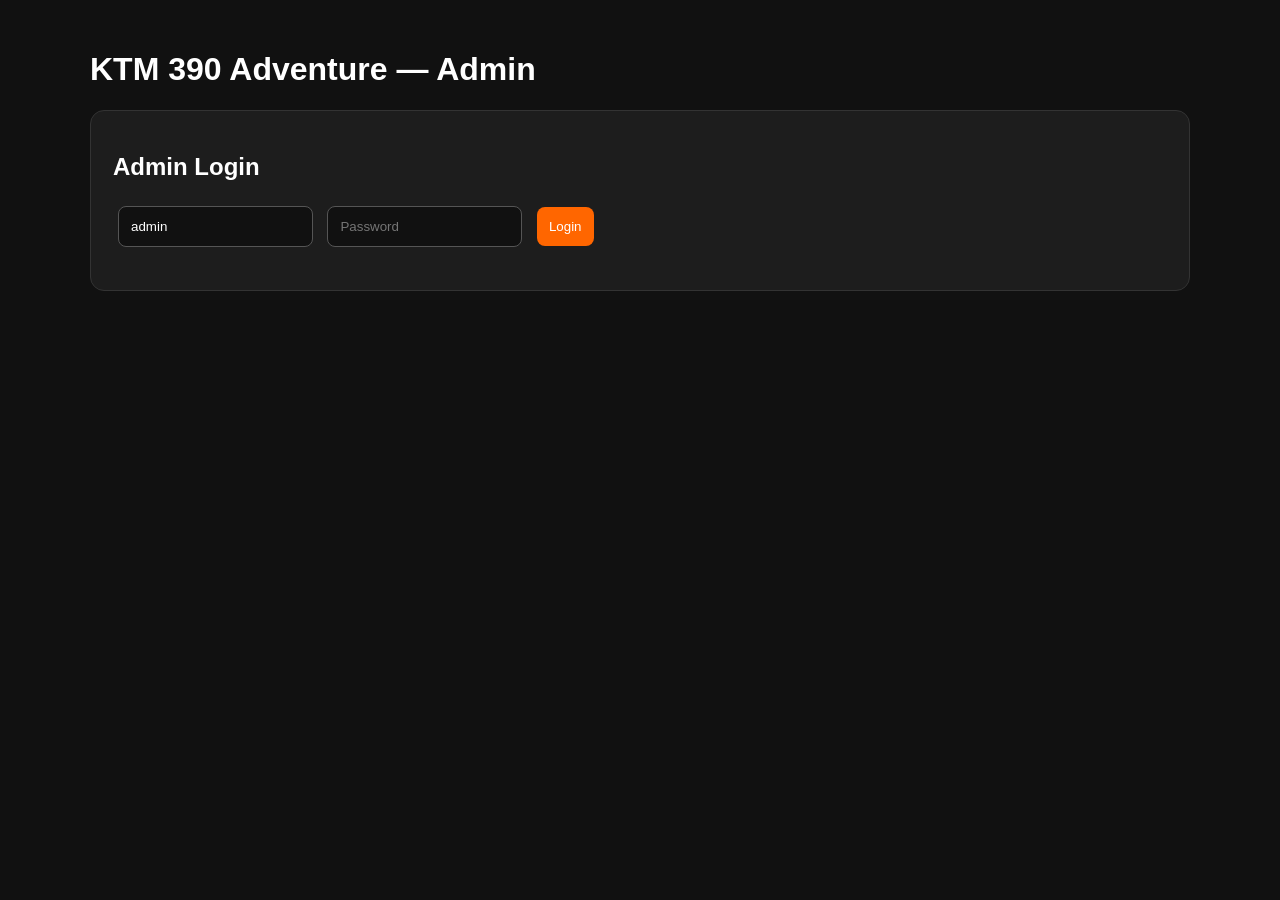
<file: backend-package/ktm390_backend/admin/index.html>
<!DOCTYPE html>
<html lang="en">
<head>
<meta charset="UTF-8">
<meta name="viewport" content="width=device-width, initial-scale=1.0">
<title>KTM 390 Adventure Admin</title>
<style>
body{font-family:Arial,sans-serif;background:#111;color:#fff;margin:0;padding:30px}
.container{max-width:1100px;margin:auto}
.card{background:#1d1d1d;border:1px solid #333;border-radius:14px;padding:22px;margin:15px 0}
input,button{padding:12px;border-radius:8px;border:1px solid #555;margin:5px}
input{background:#111;color:#fff}
button{cursor:pointer;background:#ff6600;color:#fff;border:0}
.hidden{display:none}
.grid{display:grid;grid-template-columns:repeat(3,1fr);gap:15px}
table{width:100%;border-collapse:collapse;margin-top:15px}
th,td{border:1px solid #444;padding:9px;text-align:left}
@media(max-width:700px){.grid{grid-template-columns:1fr}}
</style>
</head>
<body>
<div class="container">
<h1>KTM 390 Adventure — Admin</h1>

<div id="loginBox" class="card">
<h2>Admin Login</h2>
<input id="username" placeholder="Username" value="admin">
<input id="password" type="password" placeholder="Password">
<button onclick="login()">Login</button>
<p id="loginMsg"></p>
</div>

<div id="dashboard" class="hidden">
<button onclick="logout()">Logout</button>
<div class="grid">
<div class="card"><h3>Contacts</h3><div id="contactsCount">0</div></div>
<div class="card"><h3>Test Rides</h3><div id="ridesCount">0</div></div>
<div class="card"><h3>Subscribers</h3><div id="subsCount">0</div></div>
</div>
<div class="card"><h2>Contact Messages</h2><div id="contacts"></div></div>
<div class="card"><h2>Test Ride Requests</h2><div id="rides"></div></div>
<div class="card"><h2>Subscribers</h2><div id="subs"></div></div>
</div>
</div>

<script>
const API = '../';
async function login(){
  const r=await fetch(API+'admin/login.php',{method:'POST',headers:{'Content-Type':'application/json'},
    body:JSON.stringify({username:username.value,password:password.value})});
  const d=await r.json();
  loginMsg.textContent=d.message;
  if(d.success){loginBox.classList.add('hidden');dashboard.classList.remove('hidden');load();}
}
async function load(){
  const r=await fetch(API+'admin/dashboard.php'); const d=await r.json();
  if(!d.success){return;}
  contactsCount.textContent=d.data.contacts_count;
  ridesCount.textContent=d.data.test_rides_count;
  subsCount.textContent=d.data.subscribers_count;
  contacts.innerHTML=table(d.data.contacts,['name','email','phone','message','created_at']);
  rides.innerHTML=table(d.data.test_rides,['name','email','phone','city','date','preferred_time','created_at']);
  subs.innerHTML=table(d.data.subscribers,['email','created_at']);
}
function table(rows,keys){
  if(!rows.length)return '<p>No records yet.</p>';
  return '<table><tr>'+keys.map(k=>'<th>'+k+'</th>').join('')+'</tr>'+
    rows.map(row=>'<tr>'+keys.map(k=>'<td>'+escapeHtml(row[k]??'')+'</td>').join('')+'</tr>').join('')+'</table>';
}
function escapeHtml(v){return String(v).replace(/[&<>"']/g,c=>({'&':'&amp;','<':'&lt;','>':'&gt;','"':'&quot;',"'":'&#039;'}[c]));}
async function logout(){
  await fetch(API+'admin/logout.php'); location.reload();
}
</script>
</body>
</html>
</file>
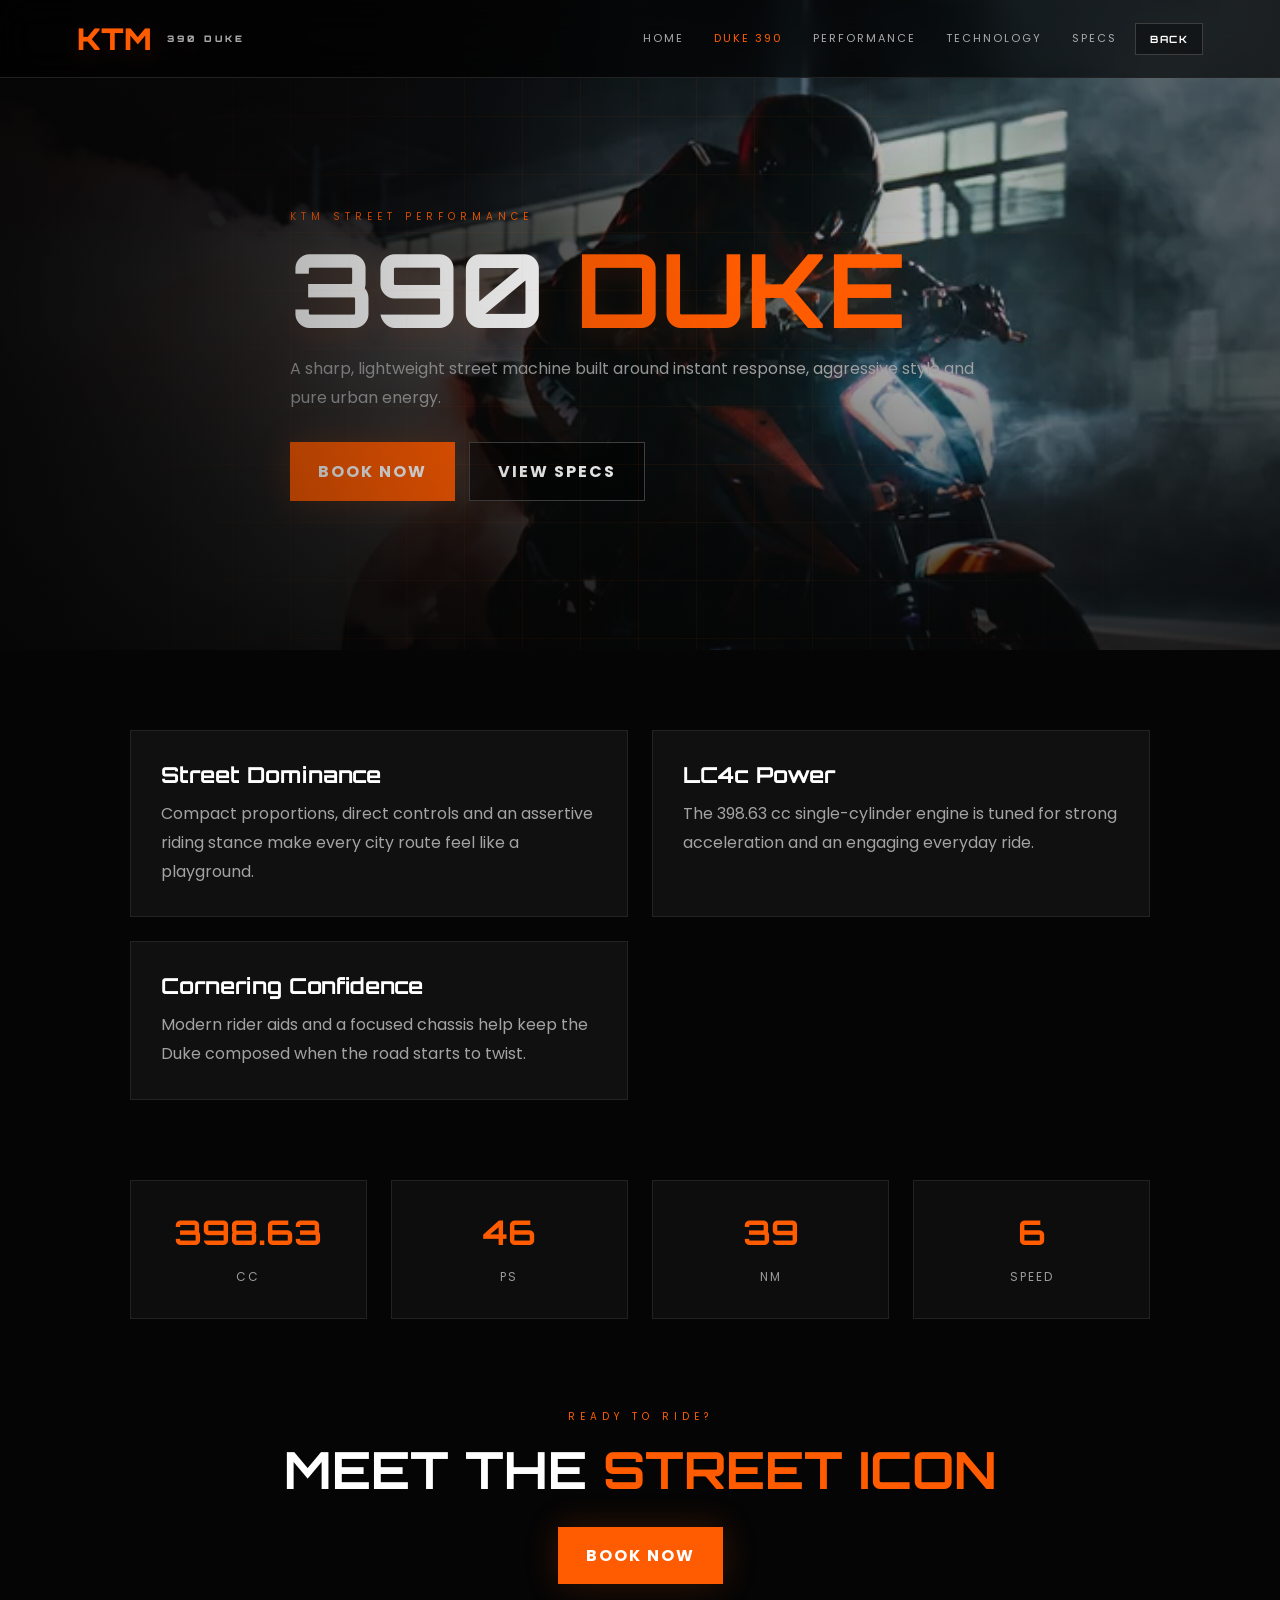
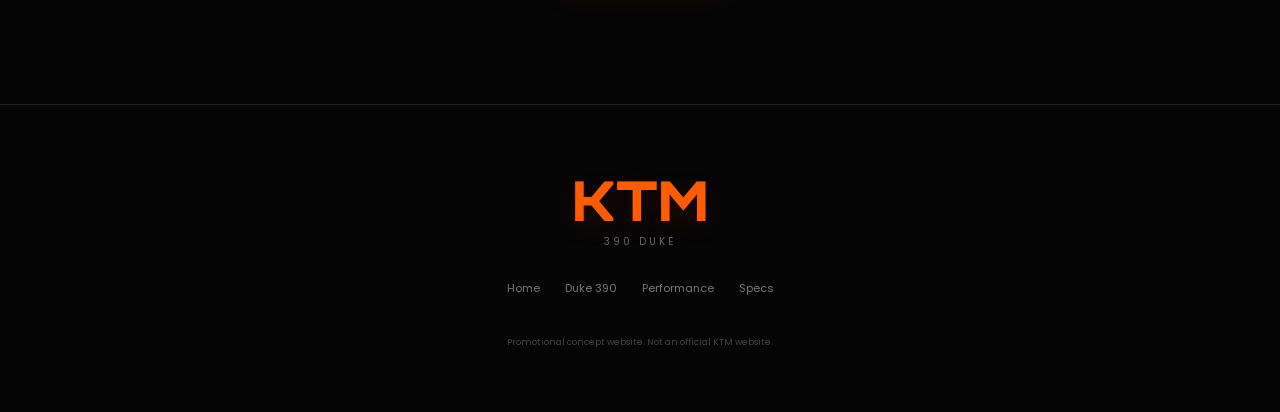
<file: duke-390.html>
<!DOCTYPE html>
<html lang="en">
<head>
    <meta charset="UTF-8">
    <meta name="viewport" content="width=device-width, initial-scale=1.0">
    <title>KTM 390 Duke | Street Performance</title>
    <link rel="preconnect" href="https://fonts.googleapis.com">
    <link rel="preconnect" href="https://fonts.gstatic.com" crossorigin>
    <link href="https://fonts.googleapis.com/css2?family=Orbitron:wght@400;500;600;700;800;900&family=Poppins:wght@300;400;500;600;700;800&display=swap" rel="stylesheet">
    <link rel="stylesheet" href="style.css">
</head>
<body>
    <div class="page-shell duke-page">
        <header class="navbar">
            <div class="logo">KTM<small>390 DUKE</small></div>
            <nav>
                <a href="index.html">HOME</a>
                <a href="duke-390.html" class="active">DUKE 390</a>
                <a href="performance.html">PERFORMANCE</a>
                <a href="technology.html">TECHNOLOGY</a>
                <a href="specs.html">SPECS</a>
            </nav>
            <button class="menu" type="button">☰</button>
        </header>

        <main>
            <section class="page-hero duke-hero">
                <div class="page-hero-inner">
                    <p class="page-kicker">KTM STREET PERFORMANCE</p>
                    <h1>390 <span>DUKE</span></h1>
                    <p class="page-subtitle">A sharp, lightweight street machine built around instant response, aggressive style and pure urban energy.</p>
                    <div class="duke-actions">
                        <a href="index.html?book=duke&amp;return=duke-390.html" class="orange-btn">BOOK NOW</a>
                        <a href="specs.html" class="dark-btn">VIEW SPECS</a>
                    </div>
                </div>
            </section>

            <section class="page-grid duke-features">
                <div class="page-card"><h3>Street Dominance</h3><p>Compact proportions, direct controls and an assertive riding stance make every city route feel like a playground.</p></div>
                <div class="page-card"><h3>LC4c Power</h3><p>The 398.63 cc single-cylinder engine is tuned for strong acceleration and an engaging everyday ride.</p></div>
                <div class="page-card"><h3>Cornering Confidence</h3><p>Modern rider aids and a focused chassis help keep the Duke composed when the road starts to twist.</p></div>
            </section>

            <section class="page-stats" id="duke-specs">
                <div class="stat-box"><strong>398.63</strong><span>CC</span></div>
                <div class="stat-box"><strong>46</strong><span>PS</span></div>
                <div class="stat-box"><strong>39</strong><span>NM</span></div>
                <div class="stat-box"><strong>6</strong><span>SPEED</span></div>
            </section>

            <section class="page-cta">
                <p class="page-kicker">READY TO RIDE?</p>
                <h2>MEET THE <span>STREET ICON</span></h2>
                <a href="index.html?book=duke&amp;return=duke-390.html" class="orange-btn">BOOK NOW</a>
            </section>
        </main>

        <footer>
            <div class="footer-logo">KTM</div>
            <p>390 DUKE</p>
            <div class="footer-links">
                <a href="index.html">Home</a>
                <a href="duke-390.html">Duke 390</a>
                <a href="performance.html">Performance</a>
                <a href="specs.html">Specs</a>
            </div>
            <small>Promotional concept website. Not an official KTM website.</small>
        </footer>
    </div>

    <script src="script.js"></script>
</body>
</html>
</file>
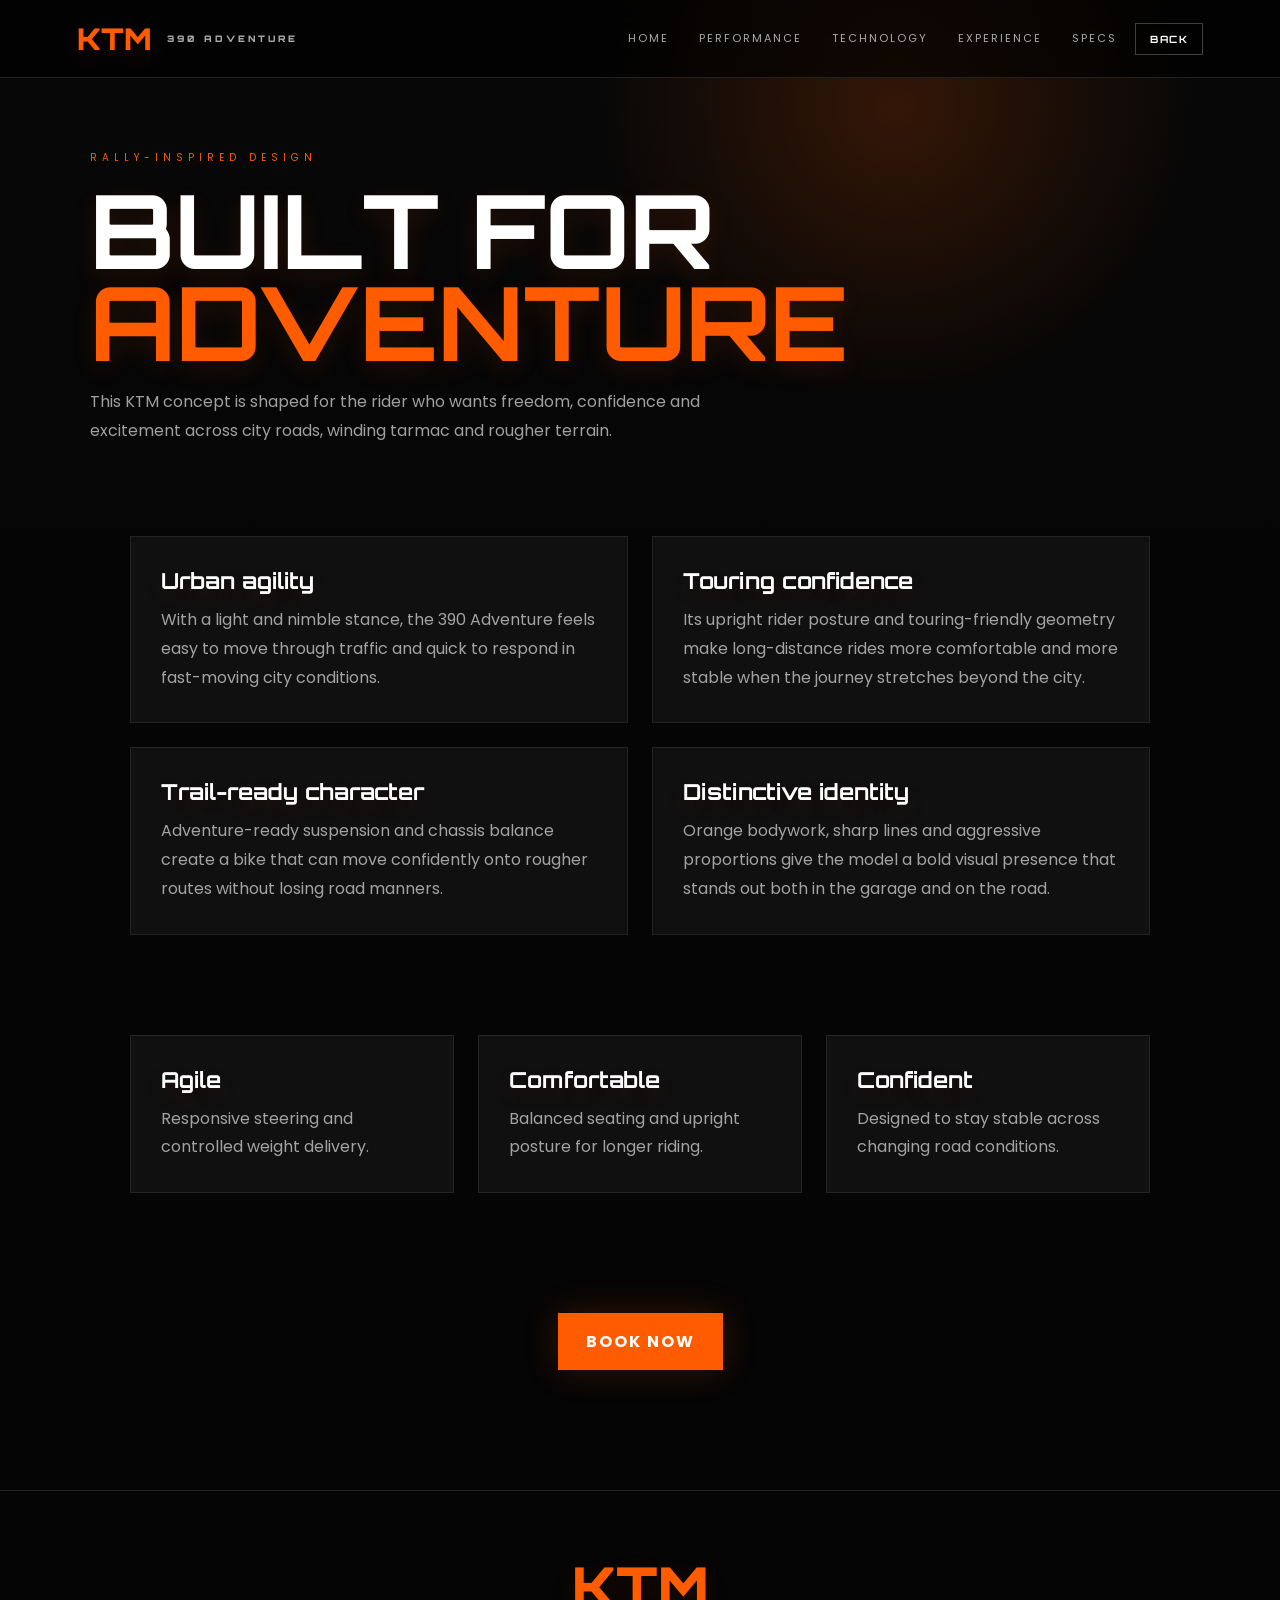
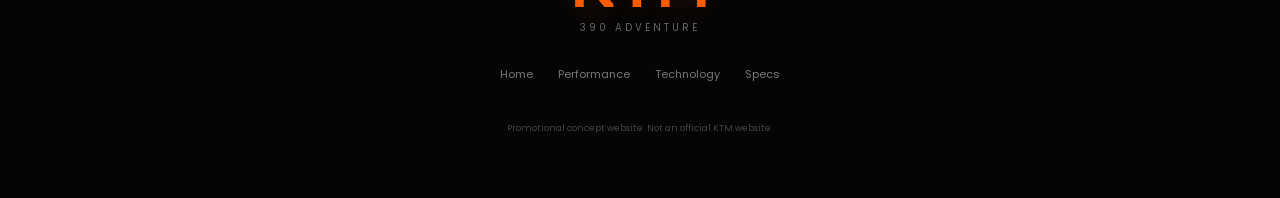
<file: experience.html>
<!DOCTYPE html>
<html lang="en">
<head>
    <meta charset="UTF-8">
    <meta name="viewport" content="width=device-width, initial-scale=1.0">
    <title>KTM 390 Adventure | Experience</title>
    <link rel="preconnect" href="https://fonts.googleapis.com">
    <link rel="preconnect" href="https://fonts.gstatic.com" crossorigin>
    <link href="https://fonts.googleapis.com/css2?family=Orbitron:wght@400;500;600;700;800;900&family=Poppins:wght@300;400;500;600;700;800&display=swap" rel="stylesheet">
    <link rel="stylesheet" href="style.css">
</head>
<body>
    <div class="page-shell">
        <header class="navbar">
            <div class="logo">KTM<small>390 ADVENTURE</small></div>
            <nav>
                <a href="index.html">HOME</a>
                <a href="performance.html">PERFORMANCE</a>
                <a href="technology.html">TECHNOLOGY</a>
                <a href="experience.html">EXPERIENCE</a>
                <a href="specs.html">SPECS</a>
            </nav>
            <button class="menu" type="button">☰</button>
        </header>

        <main>
            <section class="page-hero">
                <div class="page-hero-inner">
                    <p class="page-kicker">Rally-inspired design</p>
                    <h1>BUILT FOR <span>ADVENTURE</span></h1>
                    <p class="page-subtitle">This KTM concept is shaped for the rider who wants freedom, confidence and excitement across city roads, winding tarmac and rougher terrain.</p>
                </div>
            </section>

            <section class="page-card-grid">
                <div class="story-box">
                    <h3>Urban agility</h3>
                    <p>With a light and nimble stance, the 390 Adventure feels easy to move through traffic and quick to respond in fast-moving city conditions.</p>
                </div>
                <div class="story-box">
                    <h3>Touring confidence</h3>
                    <p>Its upright rider posture and touring-friendly geometry make long-distance rides more comfortable and more stable when the journey stretches beyond the city.</p>
                </div>
                <div class="story-box">
                    <h3>Trail-ready character</h3>
                    <p>Adventure-ready suspension and chassis balance create a bike that can move confidently onto rougher routes without losing road manners.</p>
                </div>
                <div class="story-box">
                    <h3>Distinctive identity</h3>
                    <p>Orange bodywork, sharp lines and aggressive proportions give the model a bold visual presence that stands out both in the garage and on the road.</p>
                </div>
            </section>

            <section class="page-feature-grid">
                <div class="page-feature">
                    <h3>Agile</h3>
                    <p>Responsive steering and controlled weight delivery.</p>
                </div>
                <div class="page-feature">
                    <h3>Comfortable</h3>
                    <p>Balanced seating and upright posture for longer riding.</p>
                </div>
                <div class="page-feature">
                    <h3>Confident</h3>
                    <p>Designed to stay stable across changing road conditions.</p>
                </div>
            </section>

            <section class="page-cta">
                <a href="index.html?book=adventure" class="orange-btn">BOOK NOW</a>
            </section>
        </main>

        <footer>
            <div class="footer-logo">KTM</div>
            <p>390 ADVENTURE</p>
            <div class="footer-links">
                <a href="index.html">Home</a>
                <a href="performance.html">Performance</a>
                <a href="technology.html">Technology</a>
                <a href="specs.html">Specs</a>
            </div>
            <small>Promotional concept website. Not an official KTM website.</small>
        </footer>
    </div>

    <script src="script.js"></script>
</body>
</html>
</file>
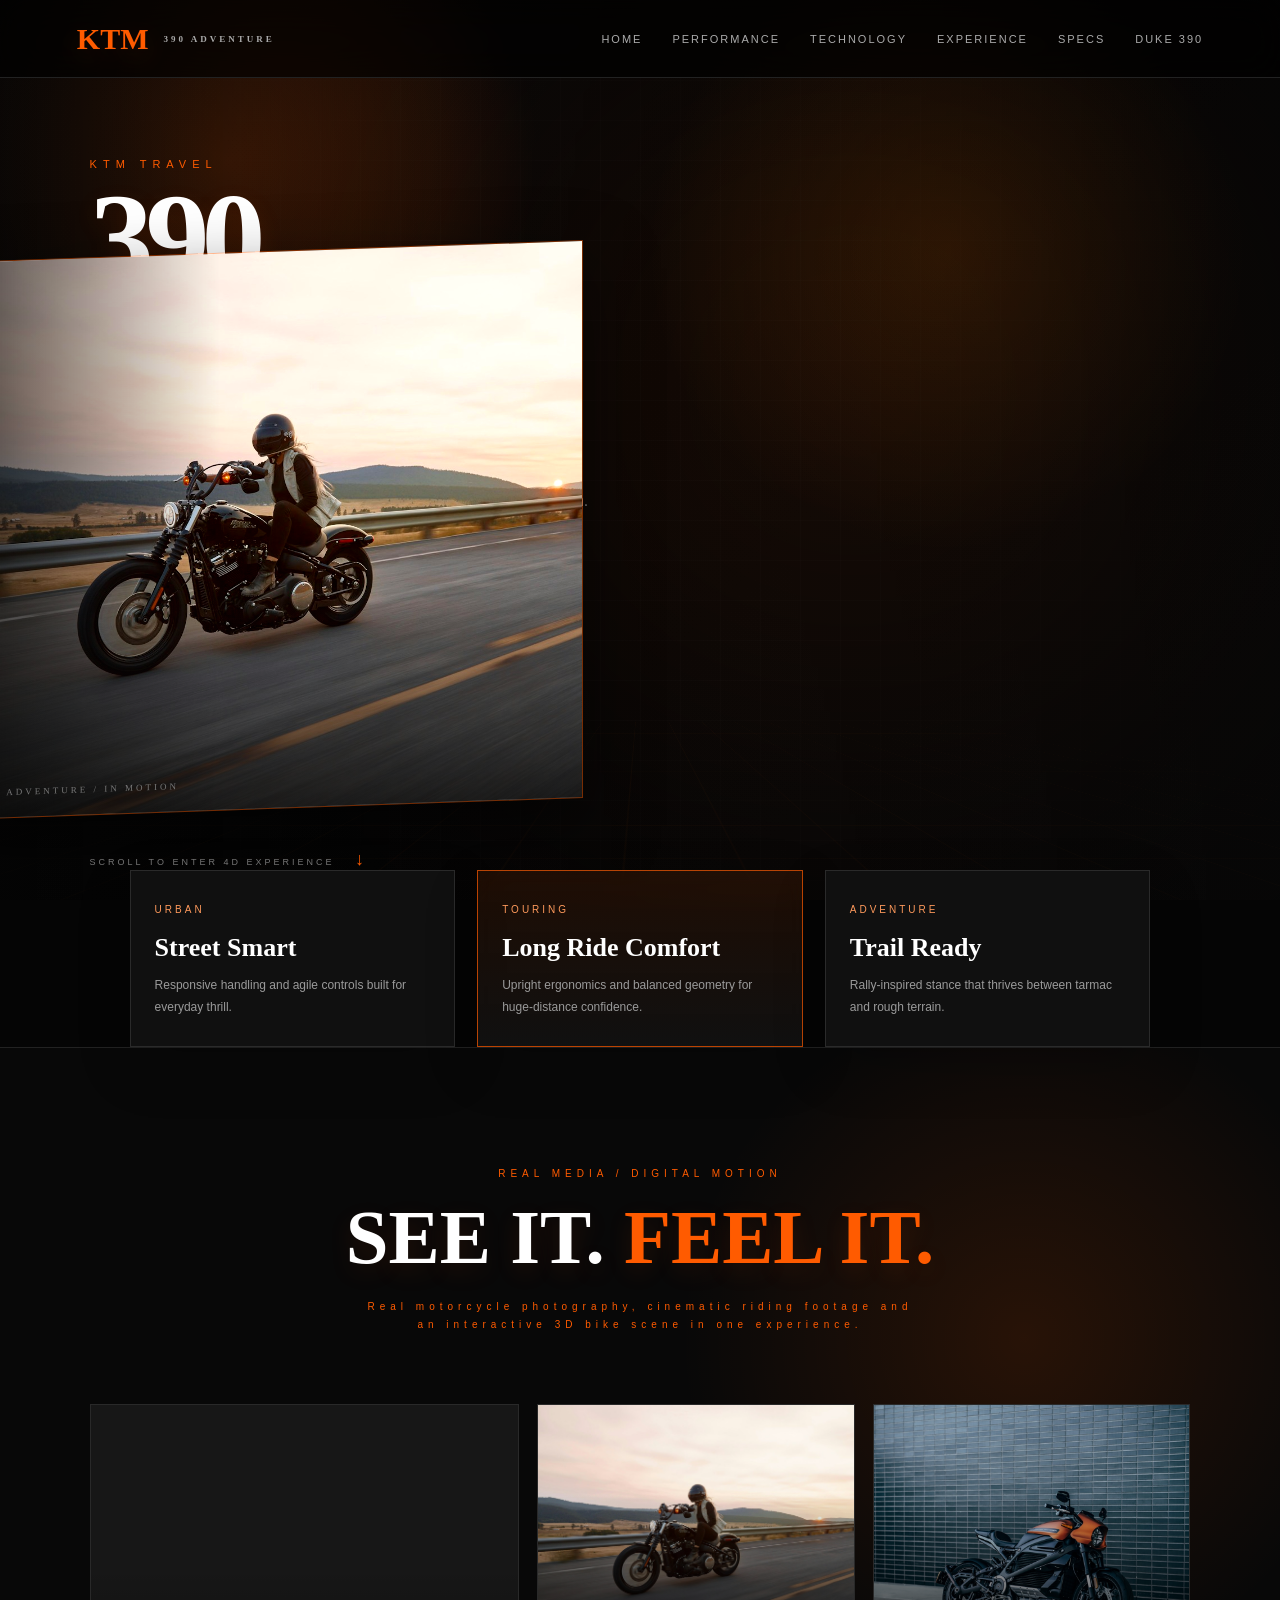
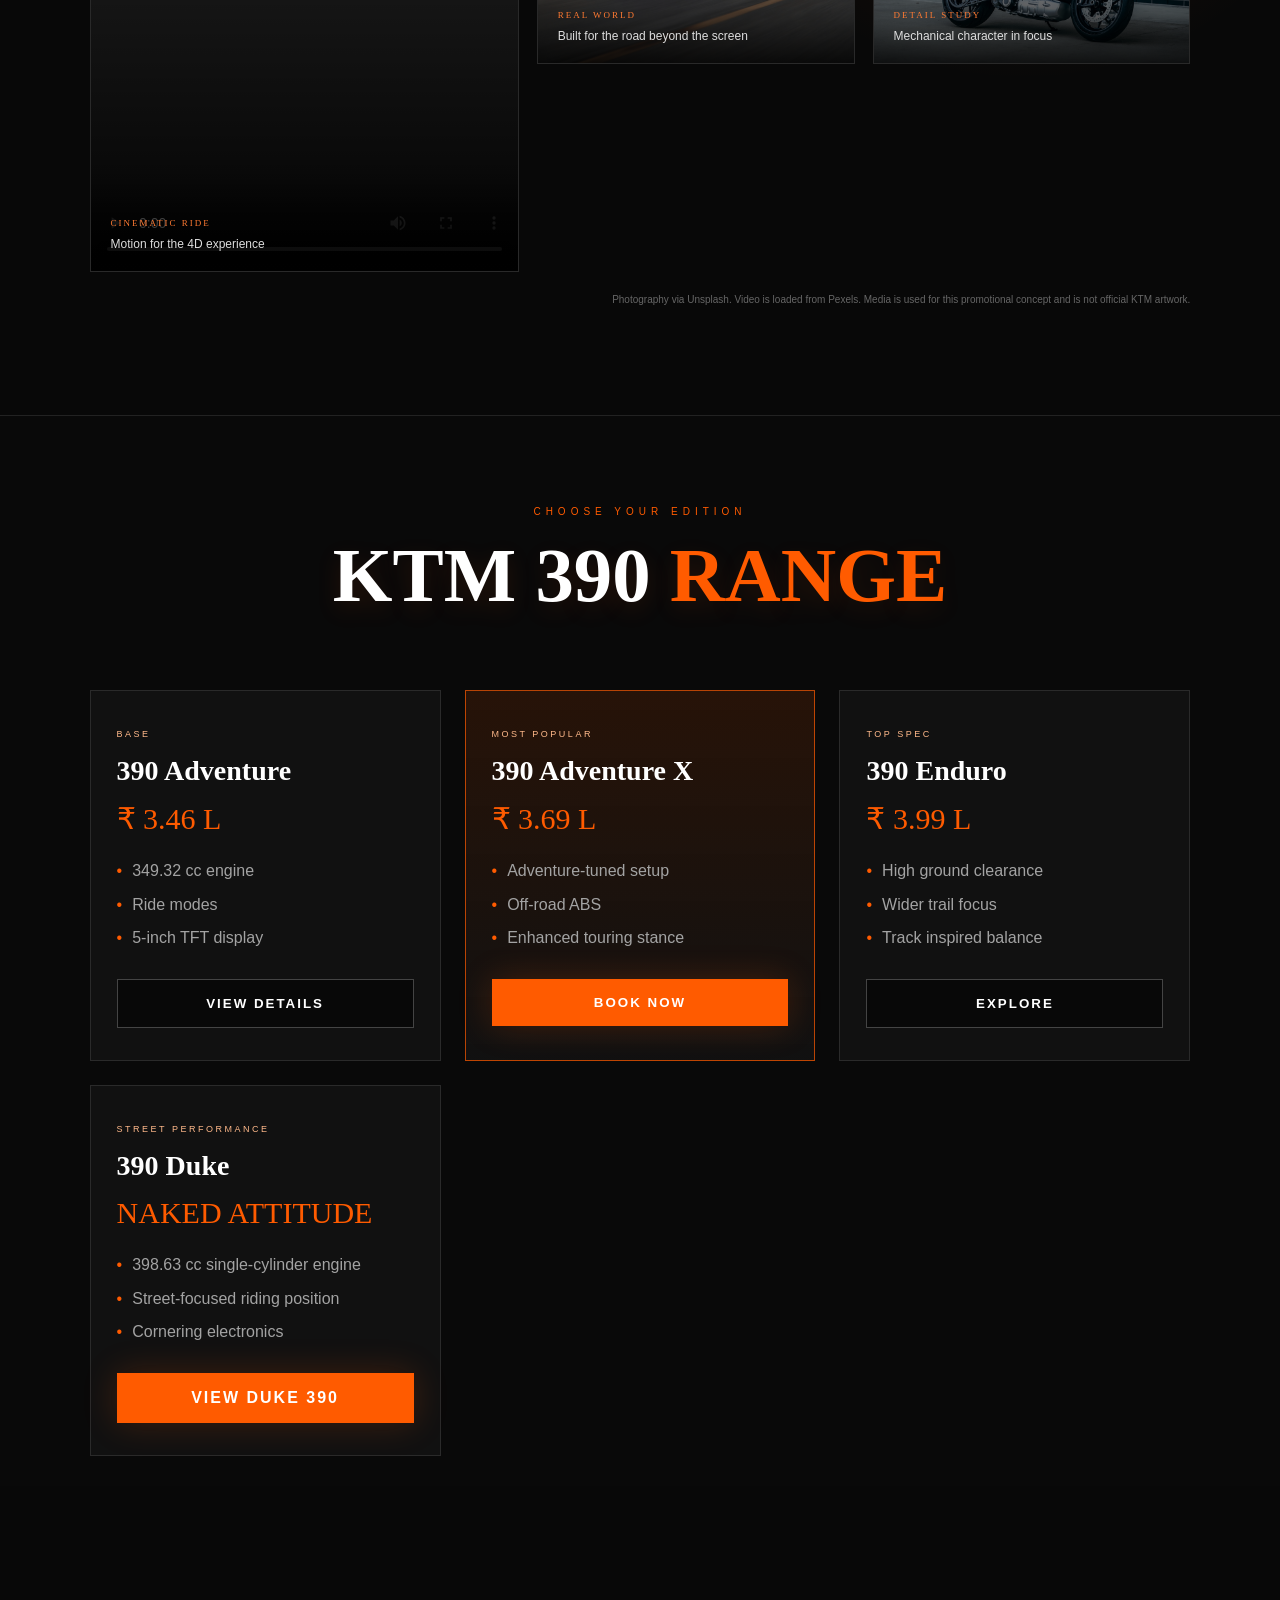
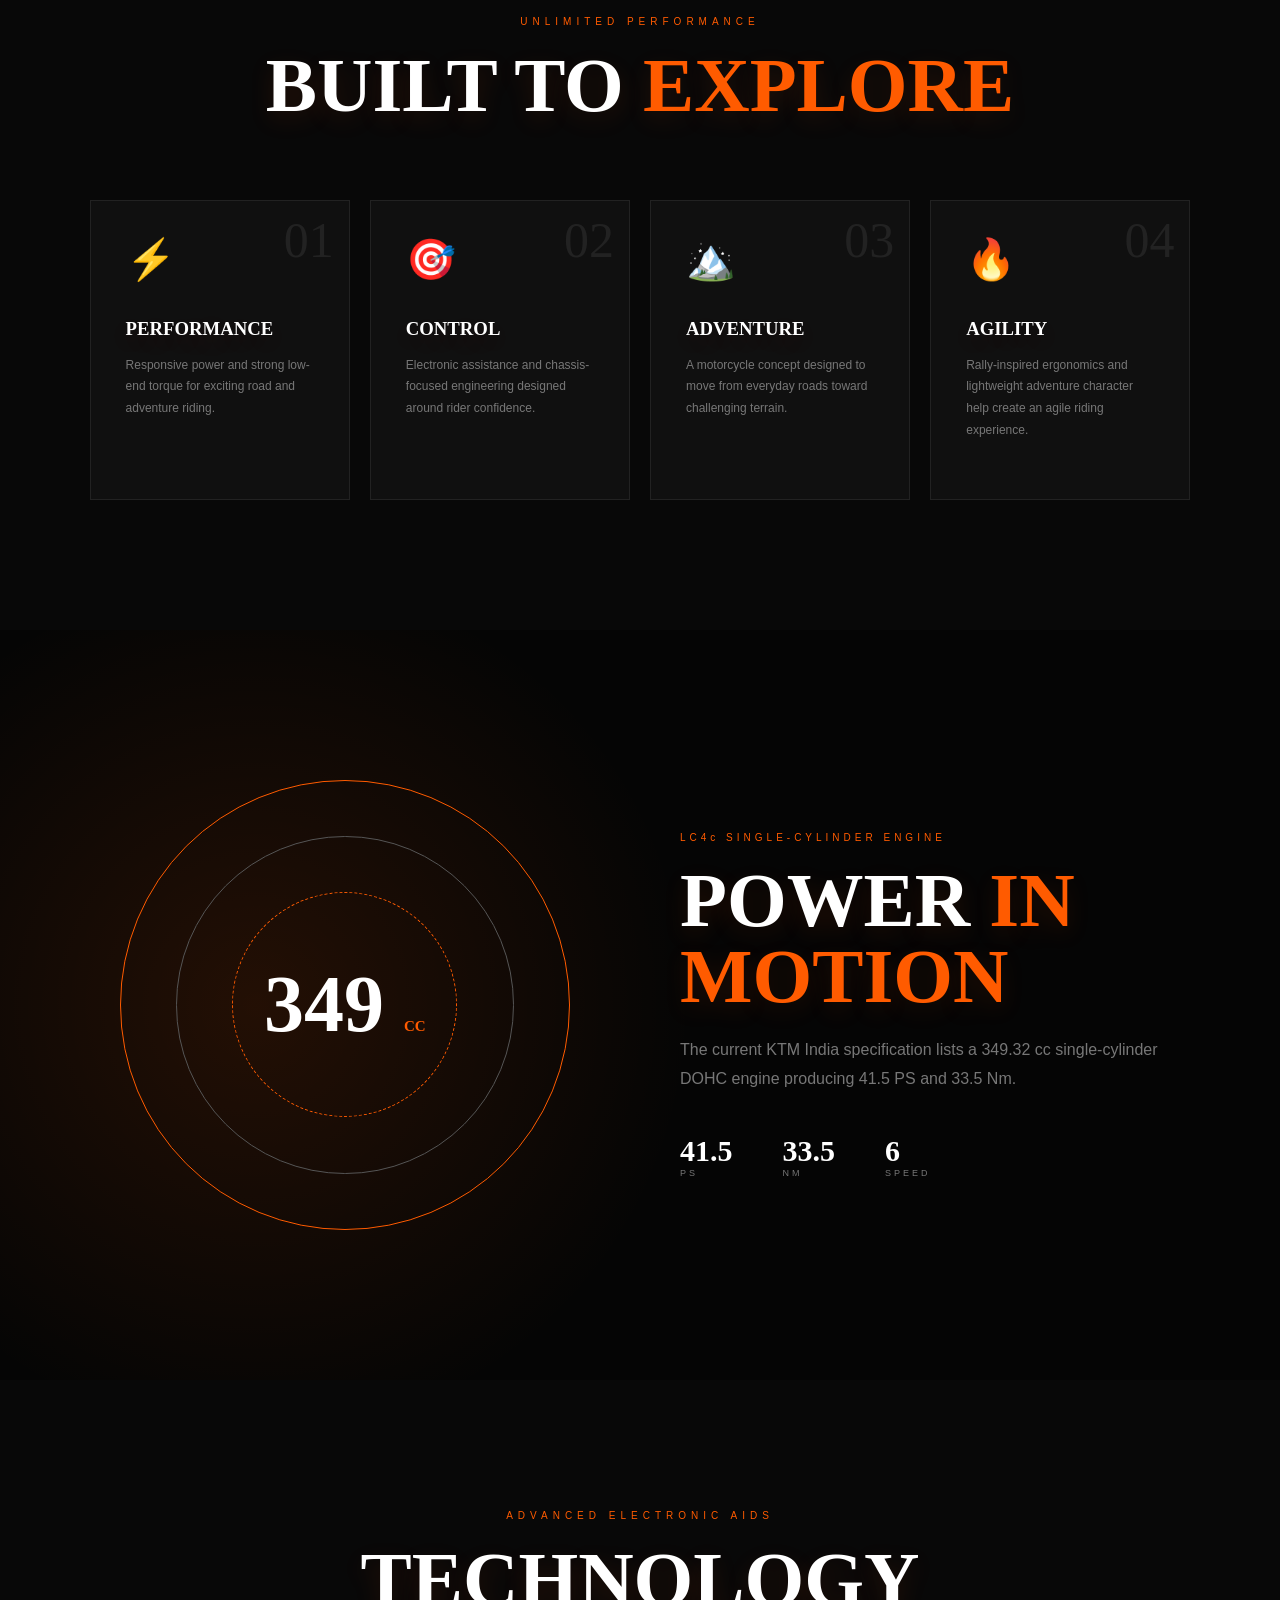
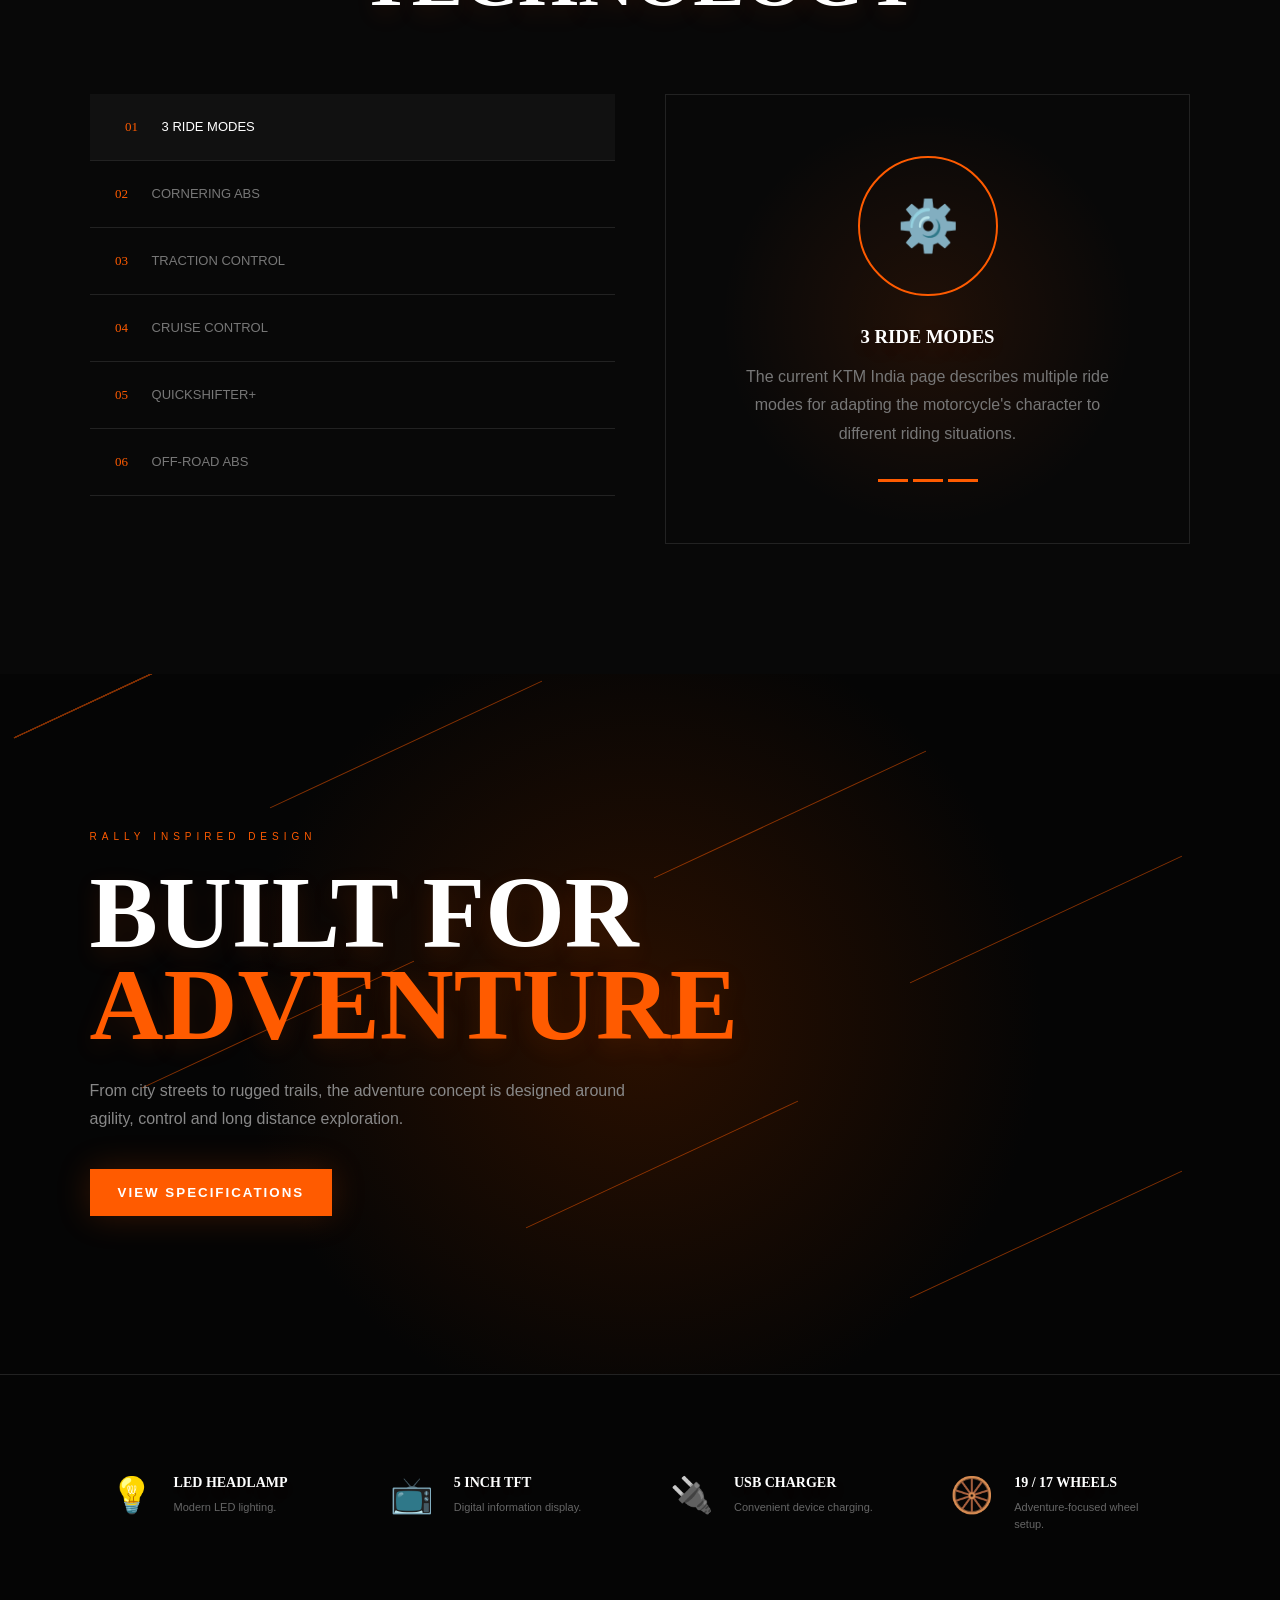
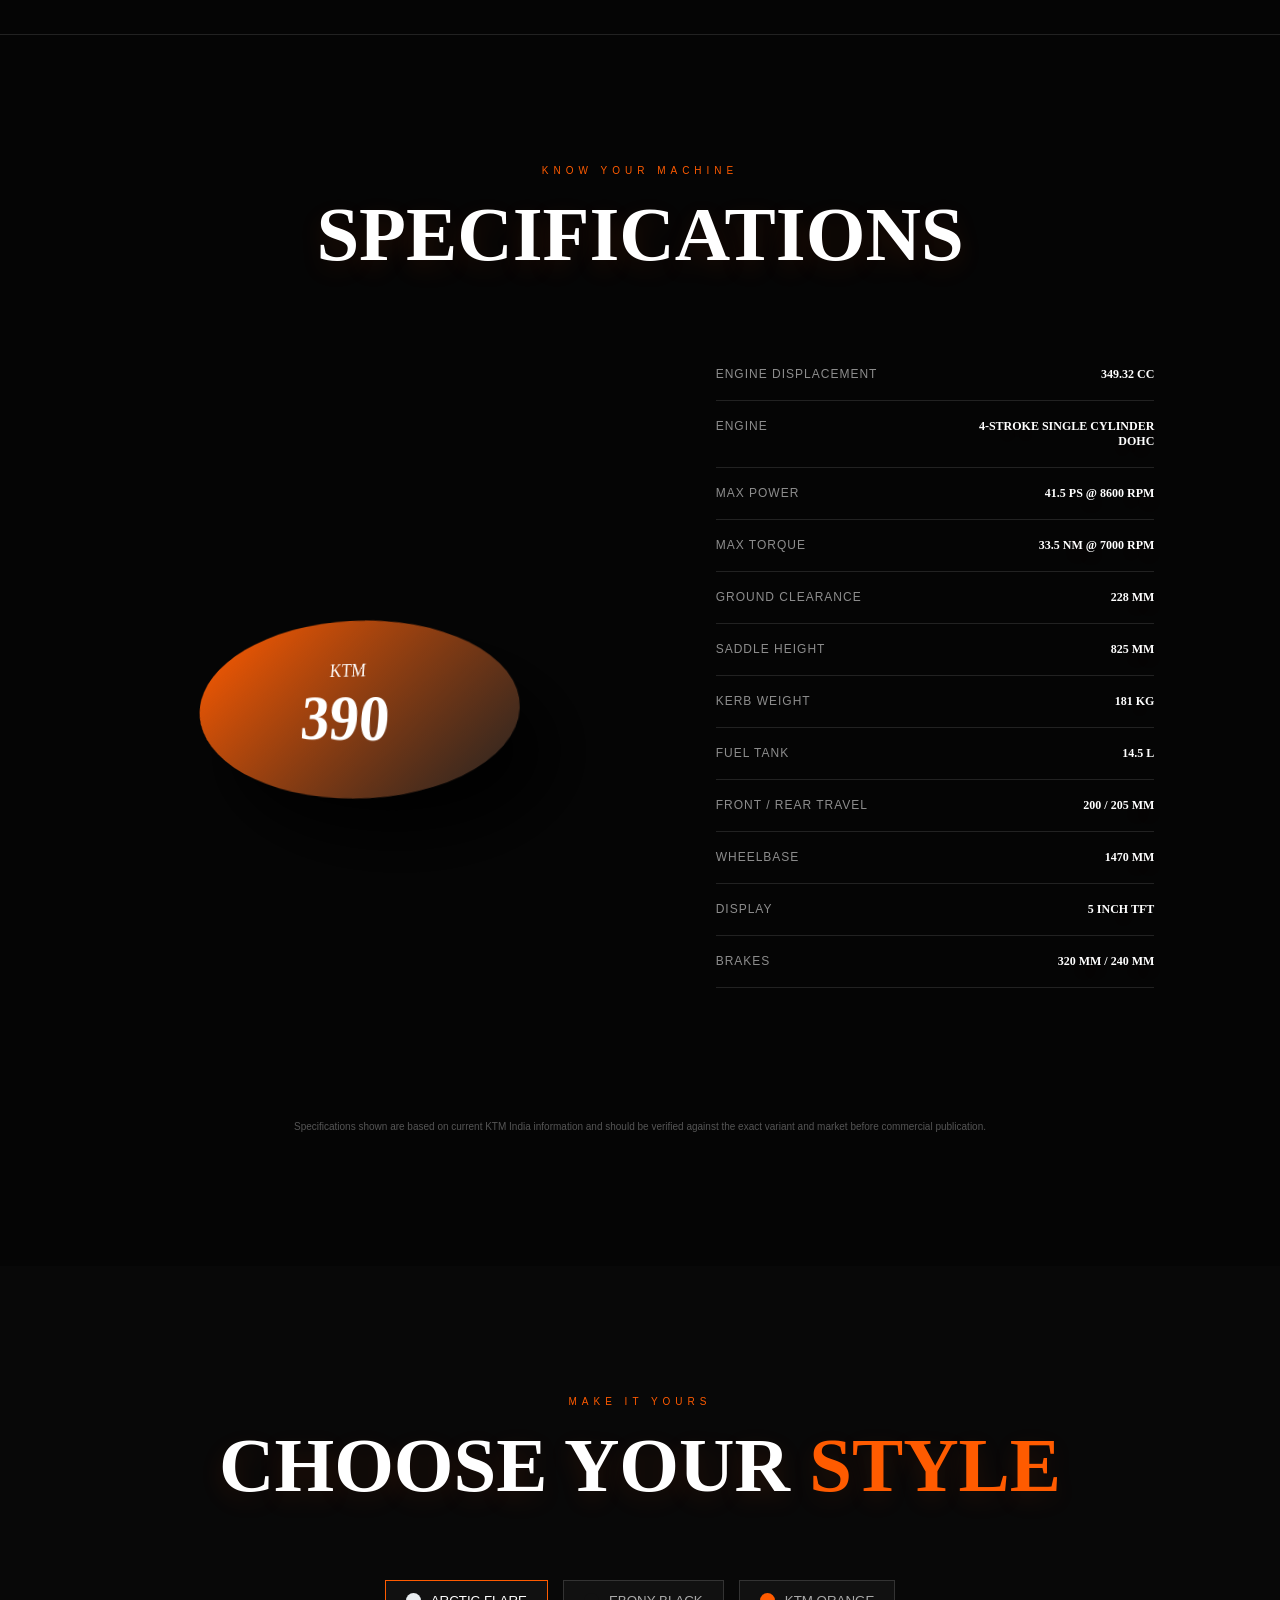
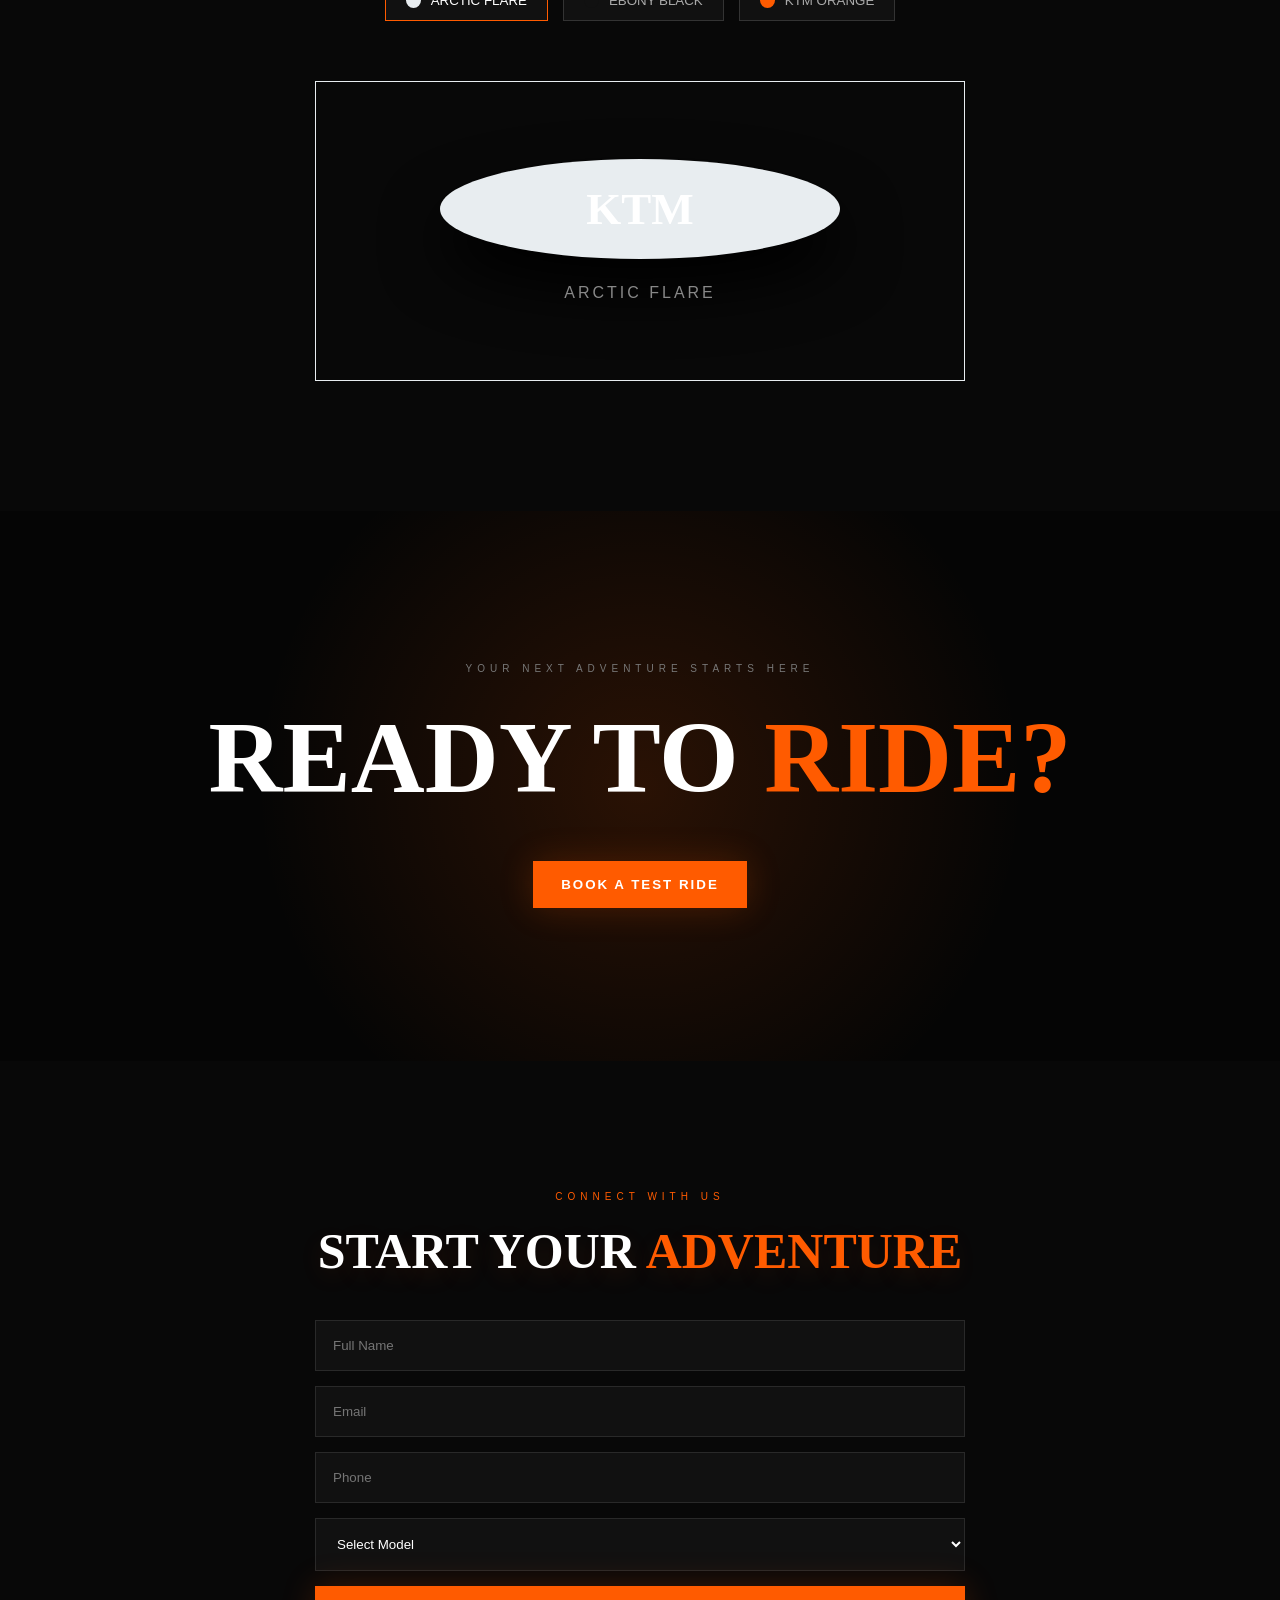
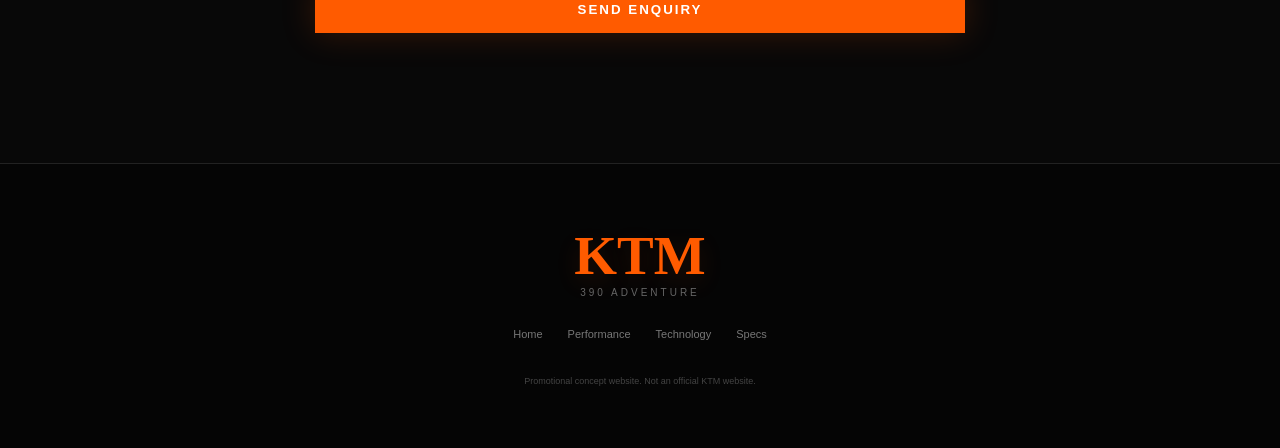
<file: KTM 390 Adventure _ 4D Experience.html>
<!DOCTYPE html>
<!-- saved from url=(0051)file:///C:/Users/AI/OneDrive/Desktop/ktm/index.html -->
<html lang="en"><head><meta http-equiv="Content-Type" content="text/html; charset=UTF-8">

    

    <meta name="viewport" content="width=device-width, initial-scale=1.0">

    <title>KTM 390 Adventure | 4D Experience</title>

    <link rel="preconnect" href="https://fonts.googleapis.com/">

    <link rel="preconnect" href="https://fonts.gstatic.com/" crossorigin="">

    <link href="./KTM 390 Adventure _ 4D Experience_files/css2" rel="stylesheet">

    <!-- Vue -->
    <script src="./KTM 390 Adventure _ 4D Experience_files/vue.global.js.download"></script>

    <link rel="stylesheet" href="./KTM 390 Adventure _ 4D Experience_files/style.css">

</head>


<body>

<div id="app" data-v-app=""><!-- LOADER --><!--v-if--><!-- NAVIGATION --><header class="navbar"><div class="logo"> KTM <small> 390 ADVENTURE </small></div><nav class=""><a href="file:///C:/Users/AI/OneDrive/Desktop/ktm/index.html"> HOME </a><a href="file:///C:/Users/AI/OneDrive/Desktop/ktm/performance.html"> PERFORMANCE </a><a href="file:///C:/Users/AI/OneDrive/Desktop/ktm/technology.html"> TECHNOLOGY </a><a href="file:///C:/Users/AI/OneDrive/Desktop/ktm/experience.html"> EXPERIENCE </a><a href="file:///C:/Users/AI/OneDrive/Desktop/ktm/specs.html"> SPECS </a><a href="file:///C:/Users/AI/OneDrive/Desktop/ktm/duke-390.html"> DUKE 390 </a></nav><button class="menu"> ☰ </button></header><!-- =========================================
         HERO / 4D EXPERIENCE
    ========================================== --><section id="home" class="hero"><div class="hero-grid"></div><div class="hero-glow"></div><div class="hero-content"><p class="eyebrow"> KTM TRAVEL </p><h1> 390 <span> ADVENTURE </span></h1><h2> THE NEXT ERA <br> IN HARDCORE ADVENTURE </h2><p class="hero-text"> Experience an original cinematic KTM-inspired adventure interface combining performance, technology, design and interactive 3D motion. </p><div class="hero-badges"><span class="hero-badge"> RALLY READY </span><span class="hero-badge"> 390 CC </span><span class="hero-badge"> 4D EXPERIENCE </span></div><div class="hero-buttons"><button class="orange-btn"> EXPLORE </button><button class="dark-btn"> BOOK TEST RIDE </button></div><div class="hero-data"><div><div class="hero-photo"><img src="./KTM 390 Adventure _ 4D Experience_files/photo-1558981806-ec527fa84c39" alt="Motorcycle on an open road" fetchpriority="high"><span>390 ADVENTURE / IN MOTION</span></div><strong> 349.32 </strong><span> CC </span></div><div><strong> 41.5 </strong><span> PS </span></div><div><strong> 33.5 </strong><span> NM </span></div></div></div><div class="hero-hint"> SCROLL TO ENTER 4D EXPERIENCE <span> ↓ </span></div></section><section class="launch-strip"><div class="launch-card"><span class="launch-tag">URBAN</span><strong>Street Smart</strong><p>Responsive handling and agile controls built for everyday thrill.</p></div><div class="launch-card highlight"><span class="launch-tag">TOURING</span><strong>Long Ride Comfort</strong><p>Upright ergonomics and balanced geometry for huge-distance confidence.</p></div><div class="launch-card"><span class="launch-tag">ADVENTURE</span><strong>Trail Ready</strong><p>Rally-inspired stance that thrives between tarmac and rough terrain.</p></div></section><section class="media-lab" id="media"><div class="section-heading"><p>REAL MEDIA / DIGITAL MOTION</p><h2> SEE IT. <span>FEEL IT.</span></h2><p class="media-intro"> Real motorcycle photography, cinematic riding footage and an interactive 3D bike scene in one experience. </p></div><div class="media-grid"><figure class="media-card media-video"><video autoplay="" loop="" playsinline="" controls="" preload="metadata" poster="https://images.unsplash.com/photo-1558981806-ec527fa84c39?auto=format&amp;fit=crop&amp;w=1600&amp;q=85"><source src="https://videos.pexels.com/video-files/9606708/9606708-hd_1920_1080_30fps.mp4" type="video/mp4"> Your browser cannot play this video. Use the image gallery beside it instead. </video><figcaption><span>CINEMATIC RIDE</span> Motion for the 4D experience </figcaption></figure><figure class="media-card media-photo media-photo-large"><img src="./KTM 390 Adventure _ 4D Experience_files/photo-1558981806-ec527fa84c39" alt="Motorcycle photographed on an open road" loading="lazy"><figcaption><span>REAL WORLD</span> Built for the road beyond the screen </figcaption></figure><figure class="media-card media-photo"><img src="./KTM 390 Adventure _ 4D Experience_files/photo-1558981403-c5f9899a28bc" alt="Close view of a performance motorcycle" loading="lazy"><figcaption><span>DETAIL STUDY</span> Mechanical character in focus </figcaption></figure></div><p class="media-credit"> Photography via Unsplash. Video is loaded from Pexels. Media is used for this promotional concept and is not official KTM artwork. </p></section><section class="edition-section"><div class="section-heading"><p> CHOOSE YOUR EDITION </p><h2> KTM 390 <span> RANGE </span></h2></div><div class="edition-grid"><div class="edition-card"><span class="edition-badge">BASE</span><h3>390 Adventure</h3><div class="edition-price">₹ 3.46 L</div><ul><li>349.32 cc engine</li><li>Ride modes</li><li>5-inch TFT display</li></ul><button class="dark-btn">VIEW DETAILS</button></div><div class="edition-card featured"><span class="edition-badge">MOST POPULAR</span><h3>390 Adventure X</h3><div class="edition-price">₹ 3.69 L</div><ul><li>Adventure-tuned setup</li><li>Off-road ABS</li><li>Enhanced touring stance</li></ul><button class="orange-btn">BOOK NOW</button></div><div class="edition-card"><span class="edition-badge">TOP SPEC</span><h3>390 Enduro</h3><div class="edition-price">₹ 3.99 L</div><ul><li>High ground clearance</li><li>Wider trail focus</li><li>Track inspired balance</li></ul><button class="dark-btn">EXPLORE</button></div><div class="edition-card duke-card"><span class="edition-badge">STREET PERFORMANCE</span><h3>390 Duke</h3><div class="edition-price">NAKED ATTITUDE</div><ul><li>398.63 cc single-cylinder engine</li><li>Street-focused riding position</li><li>Cornering electronics</li></ul><a href="file:///C:/Users/AI/OneDrive/Desktop/ktm/duke-390.html" class="orange-btn">VIEW DUKE 390</a></div></div></section><!-- =========================================
         PERFORMANCE
    ========================================== --><section id="performance" class="performance"><div class="section-heading"><p> UNLIMITED PERFORMANCE </p><h2> BUILT TO <span> EXPLORE </span></h2></div><div class="performance-grid"><div class="performance-card"><div class="card-number">01</div><div class="card-icon">⚡</div><h3>PERFORMANCE</h3><p>Responsive power and strong low-end torque for exciting road and adventure riding.</p><div class="card-line"></div></div><div class="performance-card"><div class="card-number">02</div><div class="card-icon">🎯</div><h3>CONTROL</h3><p>Electronic assistance and chassis-focused engineering designed around rider confidence.</p><div class="card-line"></div></div><div class="performance-card"><div class="card-number">03</div><div class="card-icon">🏔️</div><h3>ADVENTURE</h3><p>A motorcycle concept designed to move from everyday roads toward challenging terrain.</p><div class="card-line"></div></div><div class="performance-card"><div class="card-number">04</div><div class="card-icon">🔥</div><h3>AGILITY</h3><p>Rally-inspired ergonomics and lightweight adventure character help create an agile riding experience.</p><div class="card-line"></div></div></div></section><!-- =========================================
         4D ENGINE EXPERIENCE
    ========================================== --><section class="engine-4d"><div class="engine-orbit"><div class="orbit orbit-one"></div><div class="orbit orbit-two"></div><div class="orbit orbit-three"></div><div class="engine-number"> 349 <small> CC </small></div></div><div class="engine-text"><p> LC4c SINGLE-CYLINDER ENGINE </p><h2> POWER <span> IN MOTION </span></h2><p class="description"> The current KTM India specification lists a 349.32 cc single-cylinder DOHC engine producing 41.5 PS and 33.5 Nm. </p><div class="engine-stats"><div><strong> 41.5 </strong><span> PS </span></div><div><strong> 33.5 </strong><span> NM </span></div><div><strong> 6 </strong><span> SPEED </span></div></div></div></section><!-- =========================================
         TECHNOLOGY
    ========================================== --><section id="technology" class="technology"><div class="section-heading"><p> ADVANCED ELECTRONIC AIDS </p><h2> TECHNOLOGY </h2></div><div class="technology-layout"><div class="tech-menu"><button class="active"><span> 01</span> 3 RIDE MODES</button><button class=""><span> 02</span> CORNERING ABS</button><button class=""><span> 03</span> TRACTION CONTROL</button><button class=""><span> 04</span> CRUISE CONTROL</button><button class=""><span> 05</span> QUICKSHIFTER+</button><button class=""><span> 06</span> OFF-ROAD ABS</button></div><div class="tech-display"><div class="tech-icon">⚙️</div><h3>3 RIDE MODES</h3><p>The current KTM India page describes multiple ride modes for adapting the motorcycle's character to different riding situations.</p><div class="tech-lines"><span></span><span></span><span></span></div></div></div></section><!-- =========================================
         ADVENTURE / 4D SCROLL
    ========================================== --><section id="experience" class="adventure"><div class="adventure-content"><p> RALLY INSPIRED DESIGN </p><h2> BUILT FOR <span> ADVENTURE </span></h2><p class="large-text"> From city streets to rugged trails, the adventure concept is designed around agility, control and long distance exploration. </p><button class="orange-btn"> VIEW SPECIFICATIONS </button></div><div class="speed-lines"><span></span><span></span><span></span><span></span><span></span><span></span><span></span><span></span><span></span><span></span><span></span><span></span></div></section><!-- =========================================
         FEATURE SHOWCASE
    ========================================== --><section class="features"><div class="feature"><div class="feature-icon">💡</div><div><h3>LED HEADLAMP</h3><p>Modern LED lighting.</p></div></div><div class="feature"><div class="feature-icon">📺</div><div><h3>5 INCH TFT</h3><p>Digital information display.</p></div></div><div class="feature"><div class="feature-icon">🔌</div><div><h3>USB CHARGER</h3><p>Convenient device charging.</p></div></div><div class="feature"><div class="feature-icon">🛞</div><div><h3>19 / 17 WHEELS</h3><p>Adventure-focused wheel setup.</p></div></div></section><!-- =========================================
         SPECIFICATIONS
    ========================================== --><section id="specs" class="specs"><div class="section-heading"><p> KNOW YOUR MACHINE </p><h2> SPECIFICATIONS </h2></div><div class="spec-layout"><div class="spec-visual"><div class="spec-bike"><span> KTM </span><strong> 390 </strong></div></div><div class="spec-table"><div class="spec-row"><span>ENGINE DISPLACEMENT</span><strong>349.32 CC</strong></div><div class="spec-row"><span>ENGINE</span><strong>4-STROKE SINGLE CYLINDER DOHC</strong></div><div class="spec-row"><span>MAX POWER</span><strong>41.5 PS @ 8600 RPM</strong></div><div class="spec-row"><span>MAX TORQUE</span><strong>33.5 NM @ 7000 RPM</strong></div><div class="spec-row"><span>GROUND CLEARANCE</span><strong>228 MM</strong></div><div class="spec-row"><span>SADDLE HEIGHT</span><strong>825 MM</strong></div><div class="spec-row"><span>KERB WEIGHT</span><strong>181 KG</strong></div><div class="spec-row"><span>FUEL TANK</span><strong>14.5 L</strong></div><div class="spec-row"><span>FRONT / REAR TRAVEL</span><strong>200 / 205 MM</strong></div><div class="spec-row"><span>WHEELBASE</span><strong>1470 MM</strong></div><div class="spec-row"><span>DISPLAY</span><strong>5 INCH TFT</strong></div><div class="spec-row"><span>BRAKES</span><strong>320 MM / 240 MM</strong></div></div></div><p class="disclaimer"> Specifications shown are based on current KTM India information and should be verified against the exact variant and market before commercial publication. </p></section><!-- =========================================
         COLOR CUSTOMIZER
    ========================================== --><section class="customizer"><div class="section-heading"><p> MAKE IT YOURS </p><h2> CHOOSE YOUR <span> STYLE </span></h2></div><div class="colors"><button class="selected"><span style="background: rgb(232, 237, 240);"></span> ARCTIC FLARE</button><button class=""><span style="background: rgb(17, 17, 17);"></span> EBONY BLACK</button><button class=""><span style="background: rgb(255, 91, 0);"></span> KTM ORANGE</button></div><div class="color-bike" style="--bikeColor: #e8edf0;"><div class="fake-bike"> KTM </div><p>ARCTIC FLARE</p></div></section><!-- =========================================
         TEST RIDE
    ========================================== --><section class="cta"><p> YOUR NEXT ADVENTURE STARTS HERE </p><h2> READY TO <span> RIDE? </span></h2><button class="orange-btn"> BOOK A TEST RIDE </button></section><!-- =========================================
         CONTACT
    ========================================== --><section class="contact"><div class="contact-box"><p> CONNECT WITH US </p><h2> START YOUR <span> ADVENTURE </span></h2><form><input placeholder="Full Name" required=""><input type="email" placeholder="Email" required=""><input placeholder="Phone" required=""><select required=""><option value=""> Select Model </option><option> KTM 390 Adventure </option><option> KTM 390 Adventure R </option></select><button class="orange-btn">SEND ENQUIRY</button></form><!--v-if--></div></section><!-- =========================================
         FOOTER
    ========================================== --><footer><div class="footer-logo"> KTM </div><p> 390 ADVENTURE </p><div class="footer-links"><a href="file:///C:/Users/AI/OneDrive/Desktop/ktm/index.html#home"> Home </a><a href="file:///C:/Users/AI/OneDrive/Desktop/ktm/index.html#performance"> Performance </a><a href="file:///C:/Users/AI/OneDrive/Desktop/ktm/index.html#technology"> Technology </a><a href="file:///C:/Users/AI/OneDrive/Desktop/ktm/index.html#specs"> Specs </a></div><small> Promotional concept website. Not an official KTM website. </small></footer><!-- =========================================
         TEST RIDE MODAL
    ========================================== --><!--v-if--></div>


<script src="./KTM 390 Adventure _ 4D Experience_files/script.js"></script>



</body></html>
</file>
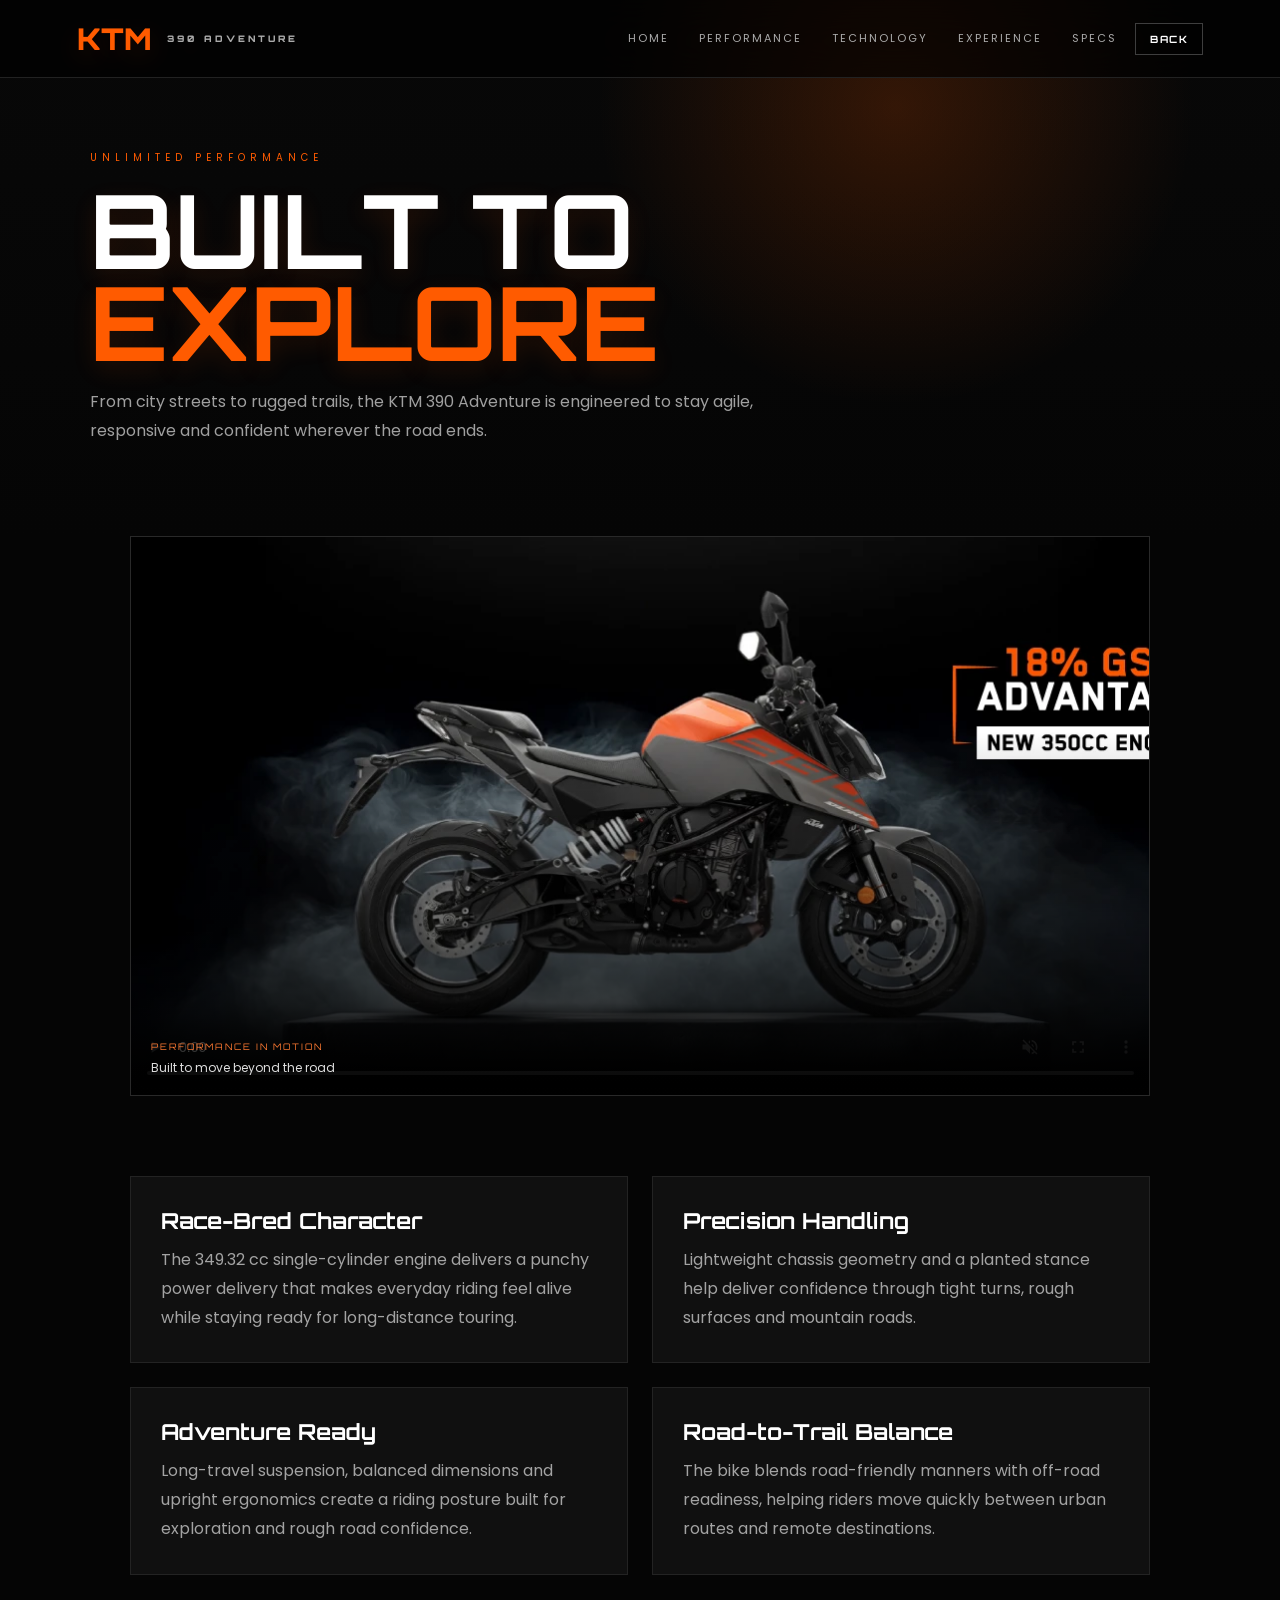
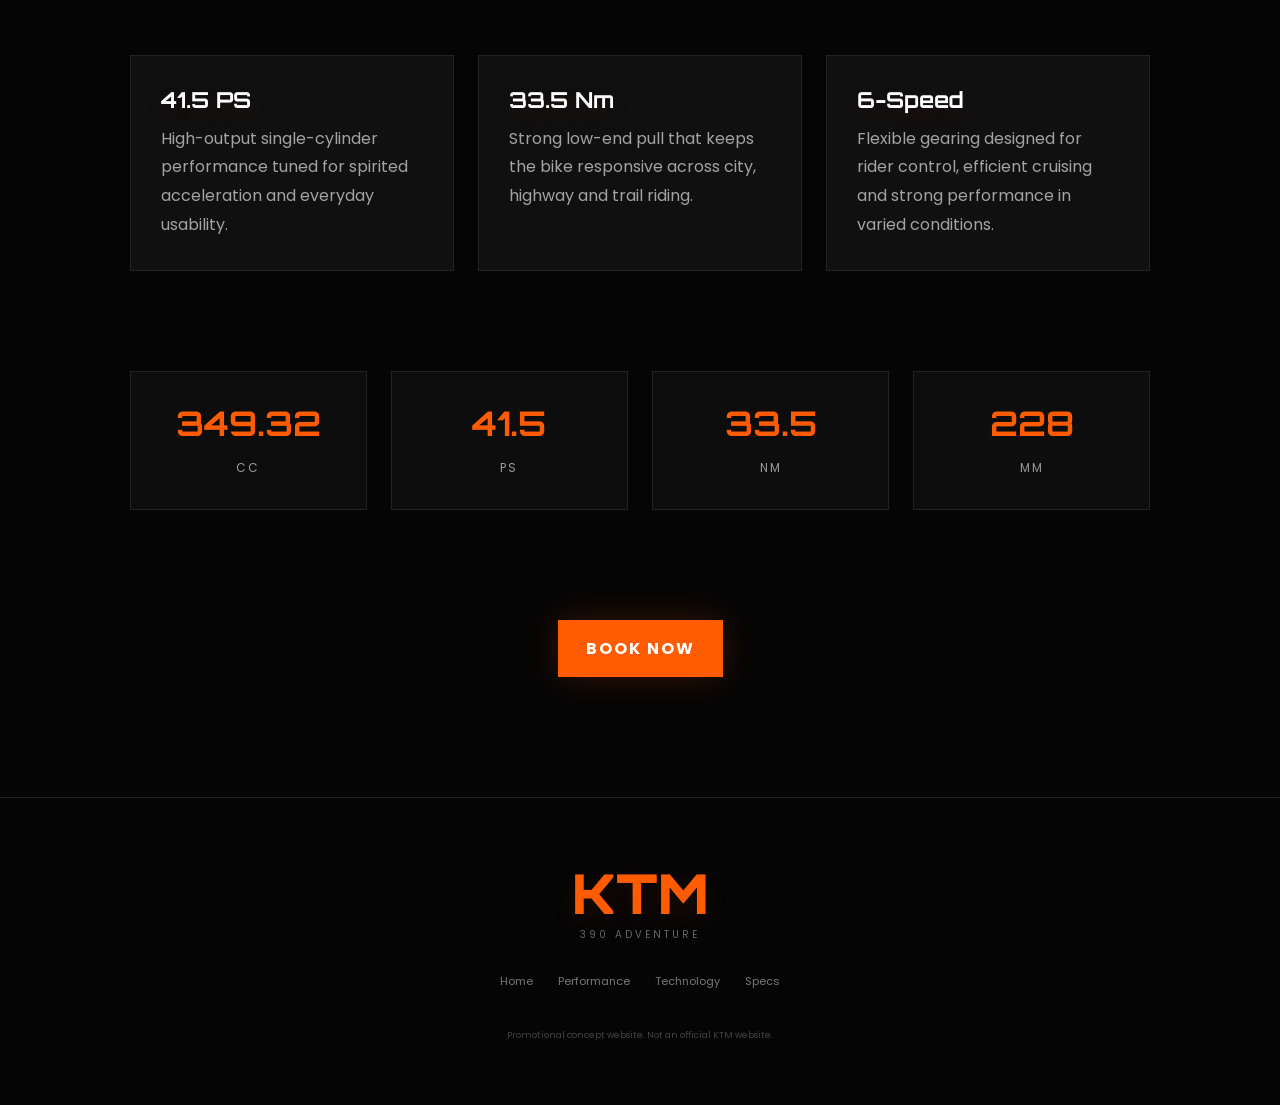
<file: performance.html>
<!DOCTYPE html>
<html lang="en">
<head>
    <meta charset="UTF-8">
    <meta name="viewport" content="width=device-width, initial-scale=1.0">
    <title>KTM 390 Adventure | Performance</title>
    <link rel="preconnect" href="https://fonts.googleapis.com">
    <link rel="preconnect" href="https://fonts.gstatic.com" crossorigin>
    <link href="https://fonts.googleapis.com/css2?family=Orbitron:wght@400;500;600;700;800;900&family=Poppins:wght@300;400;500;600;700;800&display=swap" rel="stylesheet">
    <link rel="stylesheet" href="style.css">
</head>
<body>
    <div class="page-shell">
        <header class="navbar">
            <div class="logo">KTM<small>390 ADVENTURE</small></div>
            <nav>
                <a href="index.html">HOME</a>
                <a href="performance.html">PERFORMANCE</a>
                <a href="technology.html">TECHNOLOGY</a>
                <a href="experience.html">EXPERIENCE</a>
                <a href="specs.html">SPECS</a>
            </nav>
            <button class="menu" type="button">☰</button>
        </header>

        <main>
            <section class="page-hero">
                <div class="page-hero-inner">
                    <p class="page-kicker">Unlimited performance</p>
                    <h1>BUILT TO <span>EXPLORE</span></h1>
                    <p class="page-subtitle">From city streets to rugged trails, the KTM 390 Adventure is engineered to stay agile, responsive and confident wherever the road ends.</p>
                </div>
            </section>

            <section class="performance-media">
                <figure class="media-card performance-video">
                    <video autoplay muted loop playsinline controls preload="metadata" poster="bike%202_files/ktm-pdp-desktop-duke390.webp">
                        <source src="video_cut_last_5_seconds.mp4" type="video/mp4">
                        Your browser cannot play this video.
                    </video>
                    <figcaption>
                        <span>PERFORMANCE IN MOTION</span>
                        Built to move beyond the road
                    </figcaption>
                </figure>
            </section>

            <section class="page-grid">
                <div class="page-card">
                    <h3>Race-Bred Character</h3>
                    <p>The 349.32 cc single-cylinder engine delivers a punchy power delivery that makes everyday riding feel alive while staying ready for long-distance touring.</p>
                </div>
                <div class="page-card">
                    <h3>Precision Handling</h3>
                    <p>Lightweight chassis geometry and a planted stance help deliver confidence through tight turns, rough surfaces and mountain roads.</p>
                </div>
                <div class="page-card">
                    <h3>Adventure Ready</h3>
                    <p>Long-travel suspension, balanced dimensions and upright ergonomics create a riding posture built for exploration and rough road confidence.</p>
                </div>
                <div class="page-card">
                    <h3>Road-to-Trail Balance</h3>
                    <p>The bike blends road-friendly manners with off-road readiness, helping riders move quickly between urban routes and remote destinations.</p>
                </div>
            </section>

            <section class="page-feature-grid">
                <div class="page-feature">
                    <h3>41.5 PS</h3>
                    <p>High-output single-cylinder performance tuned for spirited acceleration and everyday usability.</p>
                </div>
                <div class="page-feature">
                    <h3>33.5 Nm</h3>
                    <p>Strong low-end pull that keeps the bike responsive across city, highway and trail riding.</p>
                </div>
                <div class="page-feature">
                    <h3>6-Speed</h3>
                    <p>Flexible gearing designed for rider control, efficient cruising and strong performance in varied conditions.</p>
                </div>
            </section>

            <section class="page-stats">
                <div class="stat-box">
                    <strong>349.32</strong>
                    <span>CC</span>
                </div>
                <div class="stat-box">
                    <strong>41.5</strong>
                    <span>PS</span>
                </div>
                <div class="stat-box">
                    <strong>33.5</strong>
                    <span>Nm</span>
                </div>
                <div class="stat-box">
                    <strong>228</strong>
                    <span>MM</span>
                </div>
            </section>

            <section class="page-cta">
                <a href="index.html?book=adventure" class="orange-btn">BOOK NOW</a>
            </section>
        </main>

        <footer>
            <div class="footer-logo">KTM</div>
            <p>390 ADVENTURE</p>
            <div class="footer-links">
                <a href="index.html">Home</a>
                <a href="performance.html">Performance</a>
                <a href="technology.html">Technology</a>
                <a href="specs.html">Specs</a>
            </div>
            <small>Promotional concept website. Not an official KTM website.</small>
        </footer>
    </div>

    <script src="script.js"></script>
</body>
</html>
</file>
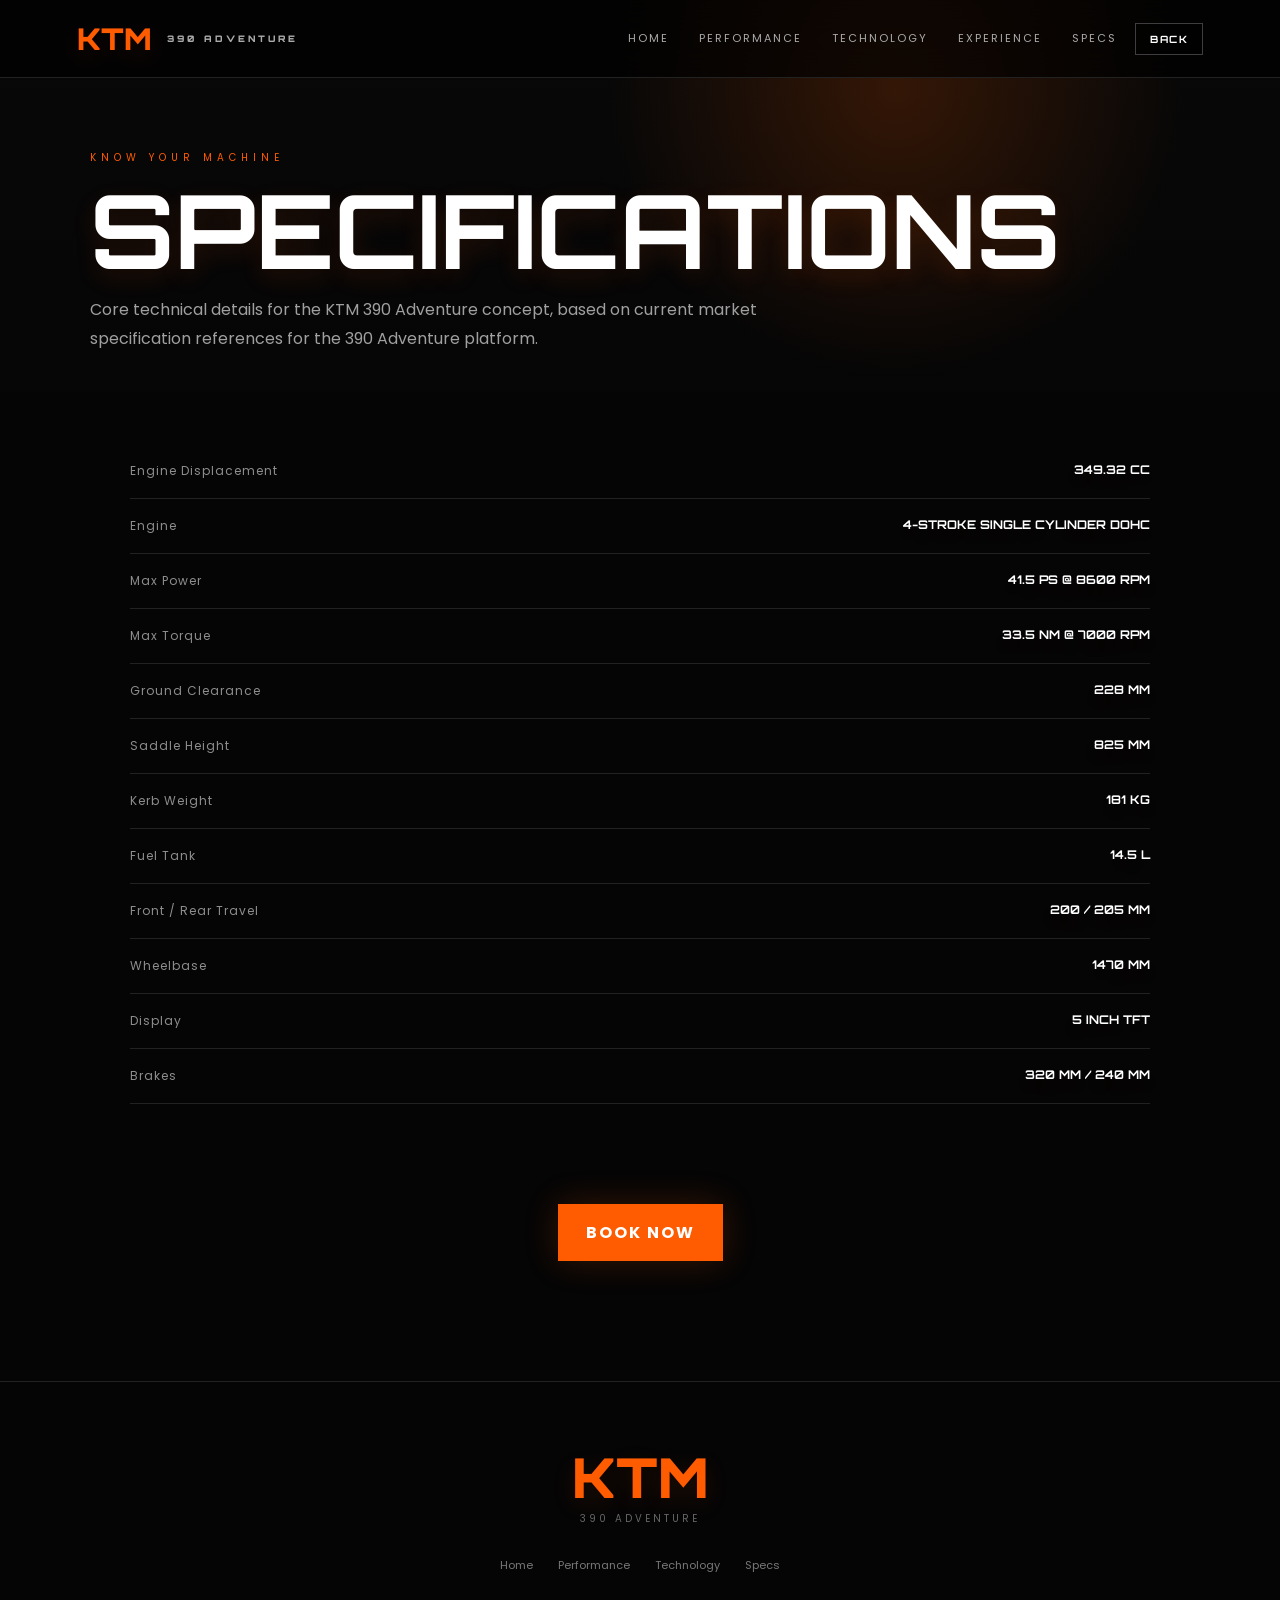
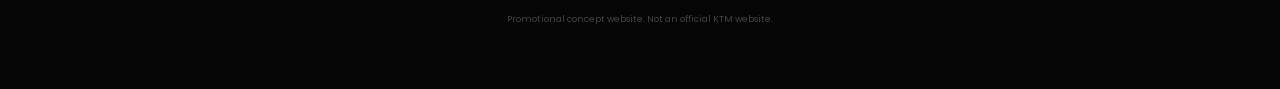
<file: specs.html>
<!DOCTYPE html>
<html lang="en">
<head>
    <meta charset="UTF-8">
    <meta name="viewport" content="width=device-width, initial-scale=1.0">
    <title>KTM 390 Adventure | Specs</title>
    <link rel="preconnect" href="https://fonts.googleapis.com">
    <link rel="preconnect" href="https://fonts.gstatic.com" crossorigin>
    <link href="https://fonts.googleapis.com/css2?family=Orbitron:wght@400;500;600;700;800;900&family=Poppins:wght@300;400;500;600;700;800&display=swap" rel="stylesheet">
    <link rel="stylesheet" href="style.css">
</head>
<body>
    <div class="page-shell">
        <header class="navbar">
            <div class="logo">KTM<small>390 ADVENTURE</small></div>
            <nav>
                <a href="index.html">HOME</a>
                <a href="performance.html">PERFORMANCE</a>
                <a href="technology.html">TECHNOLOGY</a>
                <a href="experience.html">EXPERIENCE</a>
                <a href="specs.html">SPECS</a>
            </nav>
            <button class="menu" type="button">☰</button>
        </header>

        <main>
            <section class="page-hero">
                <div class="page-hero-inner">
                    <p class="page-kicker">Know your machine</p>
                    <h1>SPECIFICATIONS</h1>
                    <p class="page-subtitle">Core technical details for the KTM 390 Adventure concept, based on current market specification references for the 390 Adventure platform.</p>
                </div>
            </section>

            <section class="spec-table">
                <div class="spec-row"><span>Engine Displacement</span><strong>349.32 CC</strong></div>
                <div class="spec-row"><span>Engine</span><strong>4-STROKE SINGLE CYLINDER DOHC</strong></div>
                <div class="spec-row"><span>Max Power</span><strong>41.5 PS @ 8600 RPM</strong></div>
                <div class="spec-row"><span>Max Torque</span><strong>33.5 NM @ 7000 RPM</strong></div>
                <div class="spec-row"><span>Ground Clearance</span><strong>228 MM</strong></div>
                <div class="spec-row"><span>Saddle Height</span><strong>825 MM</strong></div>
                <div class="spec-row"><span>Kerb Weight</span><strong>181 KG</strong></div>
                <div class="spec-row"><span>Fuel Tank</span><strong>14.5 L</strong></div>
                <div class="spec-row"><span>Front / Rear Travel</span><strong>200 / 205 MM</strong></div>
                <div class="spec-row"><span>Wheelbase</span><strong>1470 MM</strong></div>
                <div class="spec-row"><span>Display</span><strong>5 INCH TFT</strong></div>
                <div class="spec-row"><span>Brakes</span><strong>320 MM / 240 MM</strong></div>
            </section>

            <section class="page-cta">
                <a href="index.html?book=adventure&amp;return=specs.html" class="orange-btn">BOOK NOW</a>
            </section>
        </main>

        <footer>
            <div class="footer-logo">KTM</div>
            <p>390 ADVENTURE</p>
            <div class="footer-links">
                <a href="index.html">Home</a>
                <a href="performance.html">Performance</a>
                <a href="technology.html">Technology</a>
                <a href="specs.html">Specs</a>
            </div>
            <small>Promotional concept website. Not an official KTM website.</small>
        </footer>
    </div>

    <script src="script.js"></script>
</body>
</html>
</file>
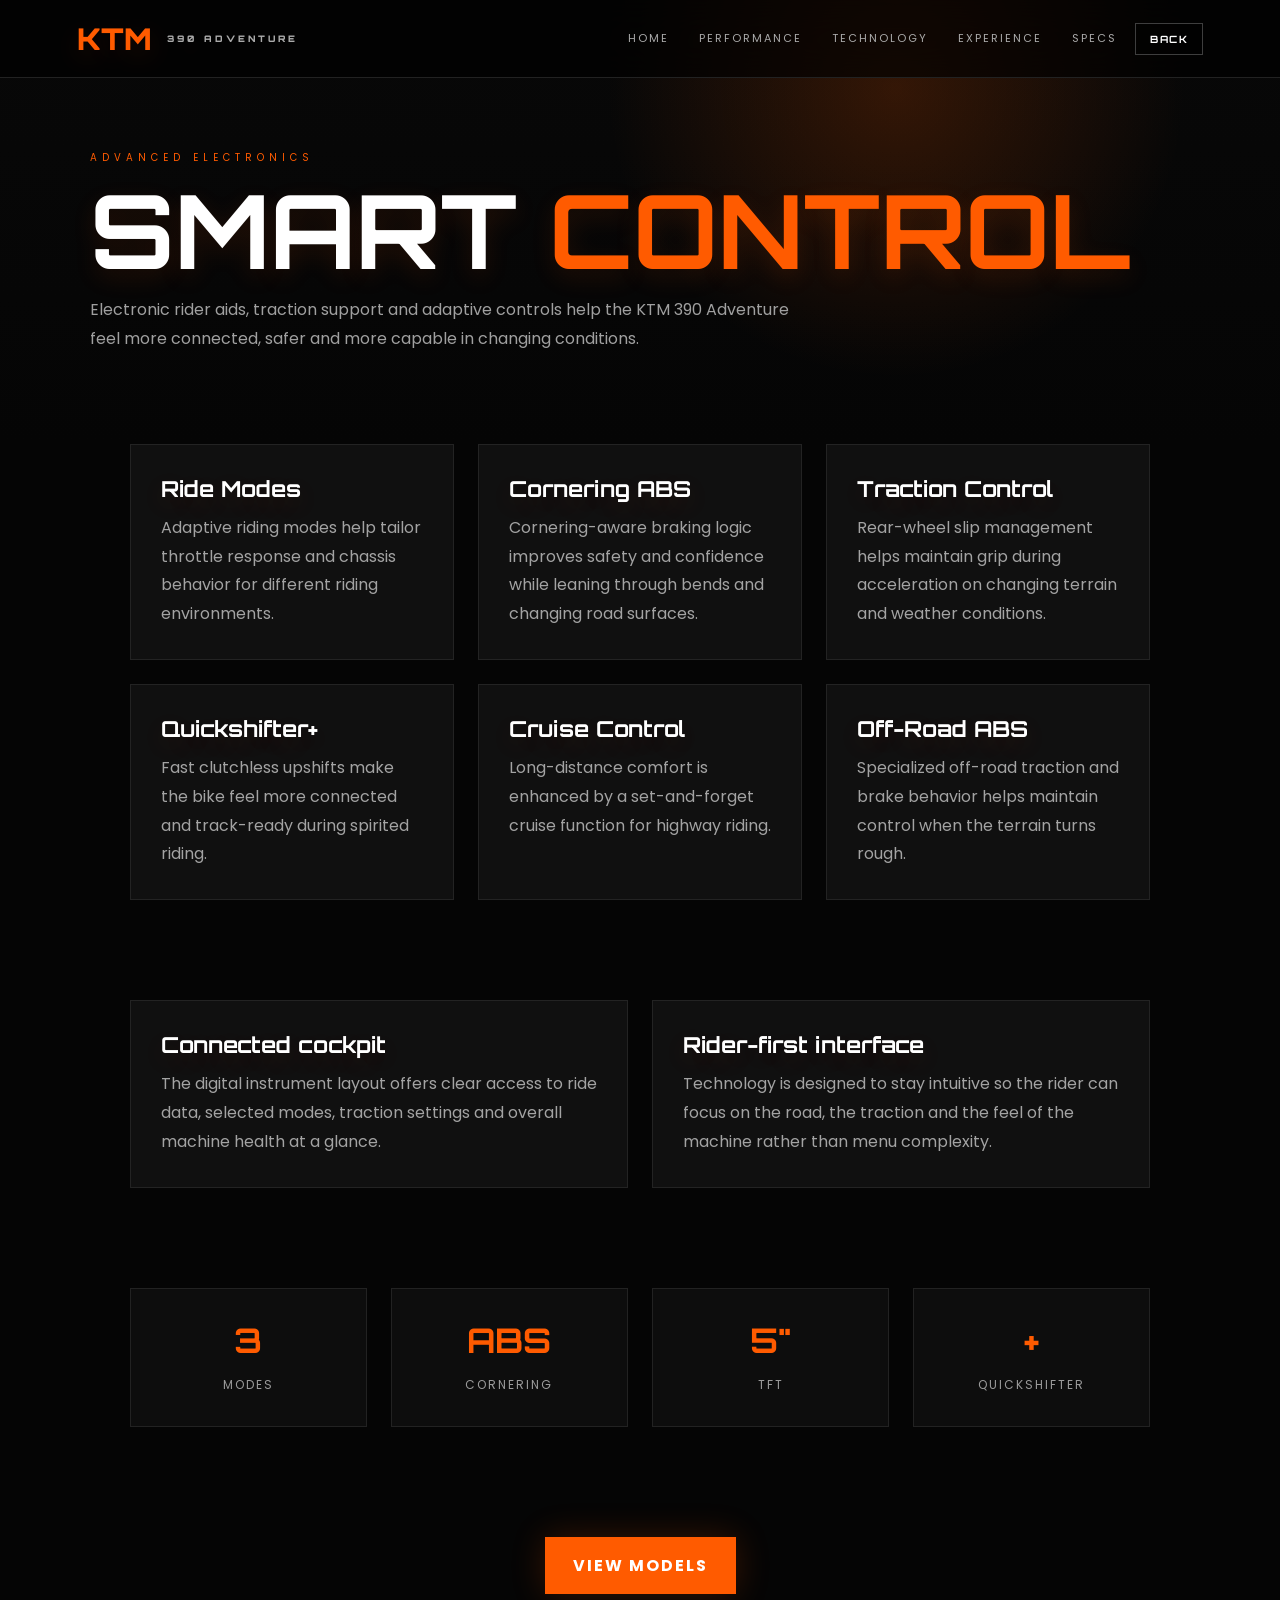
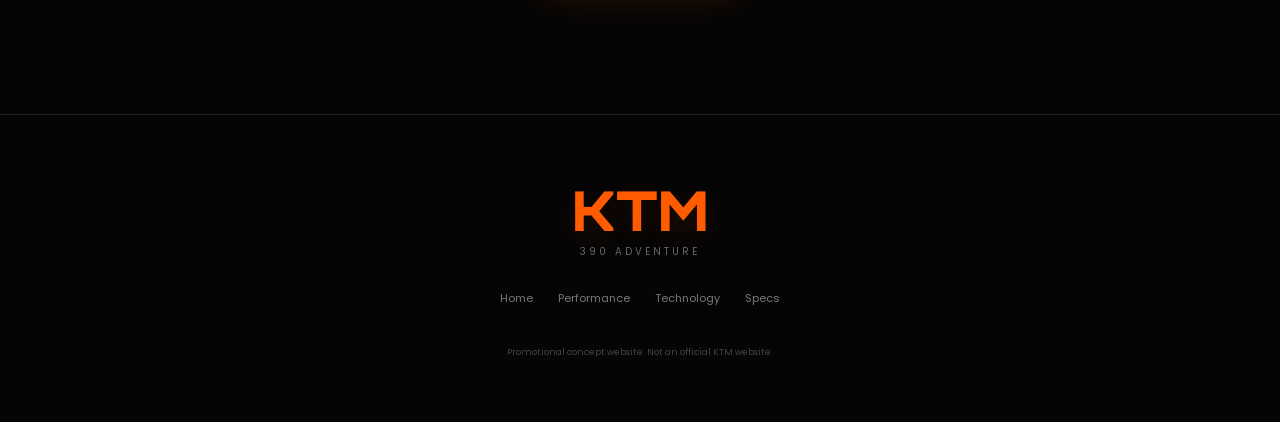
<file: technology.html>
<!DOCTYPE html>
<html lang="en">
<head>
    <meta charset="UTF-8">
    <meta name="viewport" content="width=device-width, initial-scale=1.0">
    <title>KTM 390 Adventure | Technology</title>
    <link rel="preconnect" href="https://fonts.googleapis.com">
    <link rel="preconnect" href="https://fonts.gstatic.com" crossorigin>
    <link href="https://fonts.googleapis.com/css2?family=Orbitron:wght@400;500;600;700;800;900&family=Poppins:wght@300;400;500;600;700;800&display=swap" rel="stylesheet">
    <link rel="stylesheet" href="style.css">
</head>
<body>
    <div class="page-shell">
        <header class="navbar">
            <div class="logo">KTM<small>390 ADVENTURE</small></div>
            <nav>
                <a href="index.html">HOME</a>
                <a href="performance.html">PERFORMANCE</a>
                <a href="technology.html">TECHNOLOGY</a>
                <a href="experience.html">EXPERIENCE</a>
                <a href="specs.html">SPECS</a>
            </nav>
            <button class="menu" type="button">☰</button>
        </header>

        <main>
            <section class="page-hero">
                <div class="page-hero-inner">
                    <p class="page-kicker">Advanced electronics</p>
                    <h1>SMART <span>CONTROL</span></h1>
                    <p class="page-subtitle">Electronic rider aids, traction support and adaptive controls help the KTM 390 Adventure feel more connected, safer and more capable in changing conditions.</p>
                </div>
            </section>

            <section class="page-feature-grid">
                <div class="page-feature">
                    <h3>Ride Modes</h3>
                    <p>Adaptive riding modes help tailor throttle response and chassis behavior for different riding environments.</p>
                </div>
                <div class="page-feature">
                    <h3>Cornering ABS</h3>
                    <p>Cornering-aware braking logic improves safety and confidence while leaning through bends and changing road surfaces.</p>
                </div>
                <div class="page-feature">
                    <h3>Traction Control</h3>
                    <p>Rear-wheel slip management helps maintain grip during acceleration on changing terrain and weather conditions.</p>
                </div>
                <div class="page-feature">
                    <h3>Quickshifter+</h3>
                    <p>Fast clutchless upshifts make the bike feel more connected and track-ready during spirited riding.</p>
                </div>
                <div class="page-feature">
                    <h3>Cruise Control</h3>
                    <p>Long-distance comfort is enhanced by a set-and-forget cruise function for highway riding.</p>
                </div>
                <div class="page-feature">
                    <h3>Off-Road ABS</h3>
                    <p>Specialized off-road traction and brake behavior helps maintain control when the terrain turns rough.</p>
                </div>
            </section>

            <section class="page-card-grid">
                <div class="story-box">
                    <h3>Connected cockpit</h3>
                    <p>The digital instrument layout offers clear access to ride data, selected modes, traction settings and overall machine health at a glance.</p>
                </div>
                <div class="story-box">
                    <h3>Rider-first interface</h3>
                    <p>Technology is designed to stay intuitive so the rider can focus on the road, the traction and the feel of the machine rather than menu complexity.</p>
                </div>
            </section>

            <section class="page-stats">
                <div class="stat-box"><strong>3</strong><span>Modes</span></div>
                <div class="stat-box"><strong>ABS</strong><span>Cornering</span></div>
                <div class="stat-box"><strong>5"</strong><span>TFT</span></div>
                <div class="stat-box"><strong>+ </strong><span>Quickshifter</span></div>
            </section>

            <section class="page-cta">
                <a href="index.html#models" class="orange-btn">VIEW MODELS</a>
            </section>
        </main>

        <footer>
            <div class="footer-logo">KTM</div>
            <p>390 ADVENTURE</p>
            <div class="footer-links">
                <a href="index.html">Home</a>
                <a href="performance.html">Performance</a>
                <a href="technology.html">Technology</a>
                <a href="specs.html">Specs</a>
            </div>
            <small>Promotional concept website. Not an official KTM website.</small>
        </footer>
    </div>

    <script src="script.js"></script>
</body>
</html>
</file>
<file: style.css>
*{
    margin:0;
    padding:0;
    box-sizing:border-box;
}

html{
    scroll-behavior:smooth;
}

body{
    background:#050505;
    color:#fff;
    font-family:Poppins,sans-serif;
    overflow-x:hidden;
}

button,
input,
select{
    font-family:inherit;
}

button{
    cursor:pointer;
}

a{
    color:inherit;
    text-decoration:none;
}


/* ==============================
   LOADER
============================== */

.loader{
    position:fixed;
    inset:0;
    z-index:9999;

    background:#050505;

    display:flex;
    flex-direction:column;

    align-items:center;
    justify-content:center;
}

.loader-logo{
    font-family:Orbitron;
    font-size:80px;
    font-weight:900;
    color:#ff5b00;
}

.loader-bar{
    width:240px;
    height:3px;

    background:#222;

    margin:25px 0;
}

.loader-bar span{
    display:block;
    width:100%;
    height:100%;

    background:#ff5b00;

    animation:load 1.5s ease;
}

.loader p{
    font-size:10px;
    letter-spacing:5px;
}

@keyframes load{
    from{
        width:0;
    }

    to{
        width:100%;
    }
}


/* ==============================
   NAVIGATION
============================== */

.navbar{
    position:fixed;

    top:0;
    left:0;

    width:100%;
    height:78px;

    z-index:1000;

    padding:0 6%;

    display:flex;
    align-items:center;
    justify-content:space-between;

    background:rgba(0,0,0,.65);

    backdrop-filter:blur(18px);

    border-bottom:1px solid #222;
}

.logo{
    color:#ff5b00;

    font-family:Orbitron;

    font-size:30px;

    font-weight:900;

    display:flex;

    align-items:center;

    gap:15px;
}

.logo small{
    color:#aaa;

    font-size:9px;

    letter-spacing:3px;
}

.navbar nav{
    display:flex;
    gap:30px;
    margin-left:auto;
}

.navbar nav a{
    font-size:11px;
    letter-spacing:2px;

    color:#aaa;

    transition:.3s;
}

.navbar nav a:hover{
    color:#ff5b00;
}

.navbar nav a.active{
    color:#ff5b00;
}

.menu{
    display:none;

    background:none;

    color:white;

    border:0;

    font-size:25px;
}

.nav-back{
    margin-left:18px;
    padding:9px 14px;
    border:1px solid #3e3e3e;
    background:rgba(0,0,0,.35);
    color:#fff;
    font:700 10px Orbitron, sans-serif;
    letter-spacing:1.5px;
    cursor:pointer;
    transition:.25s ease;
}

.nav-back:hover,
.nav-back:focus-visible{
    border-color:#ff5b00;
    color:#ff7a32;
    outline:none;
}


/* ==============================
   HERO
============================== */

.hero{
    height:100vh;

    min-height:700px;

    position:relative;

    overflow:hidden;

    display:flex;

    align-items:center;

    padding:100px 7%;

    background:
        radial-gradient(circle at 18% 18%, rgba(255,91,0,.30), transparent 24%),
        radial-gradient(circle at 74% 28%, rgba(255,121,0,.18), transparent 26%),
        linear-gradient(135deg, #080808 0%, #050505 48%, #090909 100%);
}

.hero-video{
    position:absolute;
    inset:0;
    z-index:1;
    width:100%;
    height:100%;
    object-fit:cover;
    object-position:center;
    opacity:.62;
    filter:saturate(1.08) contrast(1.08);
    pointer-events:none;
}

.hero::before{
    content:"";
    position:absolute;
    inset:0;
    z-index:3;
    background:linear-gradient(90deg, rgba(5,5,5,.72), rgba(5,5,5,.08) 35%, rgba(5,5,5,.48));
    pointer-events:none;
}

.hero::after{
    content:"";
    position:absolute;
    inset:0;
    z-index:2;
    background-image:linear-gradient(rgba(255,255,255,.04) 1px, transparent 1px), linear-gradient(90deg, rgba(255,255,255,.04) 1px, transparent 1px);
    background-size:40px 40px;
    mask-image:radial-gradient(circle at center, black 30%, transparent 92%);
    opacity:.35;
    pointer-events:none;
}

.hero-grid{
    position:absolute;

    inset:0;

    z-index:2;

    background-image:
    linear-gradient(
        rgba(255,91,0,.08) 1px,
        transparent 1px
    ),
    linear-gradient(
        90deg,
        rgba(255,91,0,.08) 1px,
        transparent 1px
    );

    background-size:70px 70px;

    transform:
        perspective(500px)
        rotateX(65deg)
        scale(2);

    transform-origin:bottom;

    opacity:.4;
}

.hero-glow{
    position:absolute;

    width:600px;
    height:600px;

    right:10%;

    top:10%;

    background:#ff5b00;

    border-radius:50%;

    filter:blur(180px);

    opacity:.12;

    z-index:2;
}

.hero-image{
    position:absolute;
    top:14%;
    right:3%;
    width:min(48vw, 680px);
    height:70vh;
    min-height:390px;
    z-index:5;
    display:flex;
    align-items:center;
    justify-content:center;
    pointer-events:none;
}

.hero-image img{
    width:100%;
    height:100%;
    display:block;
    object-fit:contain;
    filter:drop-shadow(0 28px 34px rgba(0,0,0,.72)) saturate(1.08) contrast(1.05);
    animation:heroImageFloat 7s ease-in-out infinite;
}

@keyframes heroImageFloat{
    0%,100%{
        transform:translateY(0) rotate(-1deg);
    }
    50%{
        transform:translateY(-10px) rotate(1deg);
    }
}

.hero-content{
    position:relative;

    z-index:10;

    width:48%;
    max-width:620px;
}

.hero-photo{
    position:absolute;
    top:13%;
    right:3%;
    width:min(44vw, 640px);
    height:68vh;
    min-height:390px;
    z-index:5;
    overflow:hidden;
    border:1px solid rgba(255,91,0,.45);
    box-shadow:0 28px 70px rgba(0,0,0,.55);
    transform:skewY(-2deg);
    animation:heroPhotoFloat 7s ease-in-out infinite;
}

.hero-photo::before{
    content:"";
    position:absolute;
    inset:-20% 35% -20% -35%;
    z-index:1;
    background:linear-gradient(105deg, transparent 35%, rgba(255,255,255,.16) 50%, transparent 65%);
    transform:translateX(-120%);
    animation:heroPhotoSweep 6s ease-in-out infinite;
    pointer-events:none;
}

.hero-photo::after{
    content:"";
    position:absolute;
    inset:0;
    background:
        linear-gradient(90deg, rgba(5,5,5,.7), transparent 42%),
        linear-gradient(0deg, rgba(5,5,5,.78), transparent 42%);
    pointer-events:none;
}

.hero-photo img{
    width:100%;
    height:100%;
    display:block;
    object-fit:contain;
    object-position:center;
    filter:saturate(1.08) contrast(1.08);
    transform:scale(1.04);
    animation:heroPhotoZoom 10s ease-in-out infinite alternate;
}

@keyframes heroPhotoFloat{
    0%,100%{
        transform:skewY(-2deg) translateY(0);
    }
    50%{
        transform:skewY(-2deg) translateY(-9px);
    }
}

@keyframes heroPhotoZoom{
    from{
        transform:scale(1.04);
    }
    to{
        transform:scale(1.1);
    }
}

@keyframes heroPhotoSweep{
    0%,45%{
        transform:translateX(-120%);
    }
    70%,100%{
        transform:translateX(260%);
    }
}

.hero-photo span{
    position:absolute;
    left:22px;
    bottom:20px;
    z-index:2;
    color:#ff7a32;
    font-family:Orbitron;
    font-size:9px;
    letter-spacing:2px;
}

.hero-photo a{
    position:absolute;
    left:22px;
    bottom:20px;
    z-index:2;
    color:#ff7a32;
    font-family:Orbitron;
    font-size:9px;
    letter-spacing:2px;
}

.hero-photo a:hover{
    color:#fff;
}

.hero-badges{
    display:flex;
    flex-wrap:wrap;
    gap:12px;
    margin:0 0 28px;
}

.hero-badge{
    display:inline-flex;
    align-items:center;
    justify-content:center;
    padding:10px 14px;
    border:1px solid rgba(255,91,0,.55);
    background:rgba(255,91,0,.08);
    color:#ffb98a;
    font-size:9px;
    letter-spacing:2.5px;
    text-transform:uppercase;
    backdrop-filter:blur(8px);
}

.eyebrow{
    color:#ff5b00;

    font-size:11px;

    letter-spacing:6px;

    margin-bottom:20px;
}

.hero h1{
    font-family:Orbitron;

    font-size:
        clamp(70px,10vw,150px);

    line-height:.75;

    letter-spacing:-8px;
}

.hero h1 span{
    display:block;

    font-size:
        clamp(28px,4vw,65px);

    letter-spacing:5px;

    color:#ff5b00;

    margin-top:25px;
}

.hero h2{
    margin-top:30px;

    font-family:Orbitron;

    font-size:16px;

    line-height:1.7;

    letter-spacing:3px;
}

.hero-text{
    color:#888;

    line-height:1.8;

    max-width:520px;

    margin:25px 0;
}

.hero-buttons{
    display:flex;

    flex-wrap:wrap;

    gap:15px;
}

.hero-link{
    display:inline-flex;
    align-items:center;
    justify-content:center;
    text-align:center;
}

.orange-btn,
.dark-btn{
    padding:16px 28px;

    border:0;

    font-weight:700;

    letter-spacing:2px;

    transition:.3s;
}

.orange-btn{
    color:#fff;

    background:#ff5b00;

    box-shadow:
        0 0 35px
        rgba(255,91,0,.2);
}

.orange-btn:hover{
    background:#fff;
    color:#000;

    transform:translateY(-4px);
}

.dark-btn{
    color:#fff;

    background:rgba(0,0,0,.5);

    border:1px solid #444;
}

.dark-btn:hover{
    color:#ff5b00;

    border-color:#ff5b00;
}

.hero-data{
    display:flex;

    gap:50px;

    margin-top:50px;
}

.hero-data div{
    display:flex;

    flex-direction:column;
}

.hero-data strong{
    font-family:Orbitron;

    font-size:24px;
}

.hero-data span{
    color:#777;

    font-size:9px;

    letter-spacing:3px;

    margin-top:5px;
}

.launch-strip{
    position:relative;
    z-index:20;
    max-width:1200px;
    margin:36px auto 0;
    padding:0 7%;
    display:grid;
    grid-template-columns:repeat(3,1fr);
    gap:22px;
}

.launch-card{
    background:rgba(17,17,17,.94);
    border:1px solid #2a2a2a;
    padding:28px 24px;
    backdrop-filter:blur(10px);
    box-shadow:0 20px 50px rgba(0,0,0,.18);
}

.launch-card.highlight{
    border-color:rgba(255,91,0,.7);
    background:linear-gradient(180deg, rgba(255,91,0,.10), rgba(17,17,17,.96));
}

.launch-tag{
    display:inline-block;
    margin-bottom:18px;
    font-size:10px;
    letter-spacing:3px;
    color:#ff9a5c;
}

.launch-card strong{
    display:block;
    font-family:Orbitron;
    font-size:26px;
    margin-bottom:12px;
}

.launch-card p{
    color:#9a9a9a;
    font-size:12px;
    line-height:1.8;
}

.edition-section{
    padding:90px 7% 30px;
    background:#090909;
}

.edition-grid{
    max-width:1200px;
    margin:0 auto;
    display:grid;
    grid-template-columns:repeat(3,1fr);
    gap:24px;
}

.edition-card{
    background:#111111;
    border:1px solid #2a2a2a;
    padding:32px 26px;
    transition:.3s ease;
}

.edition-card:hover{
    transform:translateY(-8px);
    border-color:#ff5b00;
}

.edition-card.featured{
    background:linear-gradient(180deg, rgba(255,91,0,.12), rgba(17,17,17,.98));
    border-color:rgba(255,91,0,.7);
}

.edition-badge{
    display:inline-block;
    font-size:9px;
    letter-spacing:2.5px;
    color:#ffb98a;
    margin-bottom:16px;
}

.edition-card h3{
    font-family:Orbitron;
    font-size:28px;
    margin-bottom:14px;
}

.edition-price{
    color:#ff5b00;
    font-family:Orbitron;
    font-size:30px;
    margin-bottom:18px;
}

.edition-card ul{
    list-style:none;
    color:#a3a3a3;
    line-height:2.1;
    margin-bottom:24px;
}

.edition-card ul li::before{
    content:"•";
    color:#ff5b00;
    margin-right:10px;
}

.edition-card .dark-btn,
.edition-card .orange-btn{
    width:100%;
    display:inline-flex;
    align-items:center;
    justify-content:center;
    text-align:center;
}

.media-lab{
    padding:120px 7% 110px;
    background:
        radial-gradient(circle at 80% 30%, rgba(255,91,0,.13), transparent 28%),
        #080808;
    border-top:1px solid #222;
    border-bottom:1px solid #222;
}

.media-intro{
    max-width:560px;
    margin:16px auto 0;
    color:#8e8e8e;
    font-size:13px;
    line-height:1.8;
}

.media-grid{
    max-width:1200px;
    margin:0 auto;
    display:grid;
    grid-template-columns:1.35fr 1fr 1fr;
    grid-template-rows:260px 190px;
    gap:18px;
}

.media-grid.media-sequence{
    grid-template-columns:repeat(3, minmax(0,1fr));
    grid-template-rows:360px;
}

.media-sequence .media-card{
    min-height:360px;
}

.media-card{
    position:relative;
    min-height:190px;
    overflow:hidden;
    margin:0;
    background:#111;
    border:1px solid #292929;
}

.media-video{
    grid-row:span 2;
}

.media-card img,
.media-card video{
    width:100%;
    height:100%;
    display:block;
    object-fit:cover;
    transition:transform .7s ease, filter .7s ease;
}

.media-card video{
    background:#171717;
}

.media-card:hover img,
.media-card:hover video{
    transform:scale(1.05);
    filter:saturate(1.15) contrast(1.05);
}

.media-card::after{
    content:"";
    position:absolute;
    inset:35% 0 0;
    pointer-events:none;
    background:linear-gradient(transparent, rgba(0,0,0,.9));
}

.media-card figcaption{
    position:absolute;
    left:20px;
    right:20px;
    bottom:18px;
    z-index:2;
    color:#ddd;
    font-size:12px;
    line-height:1.5;
}

.media-card figcaption span{
    display:block;
    margin-bottom:5px;
    color:#ff7a32;
    font-family:Orbitron;
    font-size:9px;
    letter-spacing:2px;
}

.media-credit{
    max-width:1200px;
    margin:22px auto 0;
    color:#666;
    font-size:10px;
    text-align:right;
}

.hero-hint{
    position:absolute;

    bottom:30px;
    left:7%;

    z-index:20;

    color:#777;

    font-size:9px;

    letter-spacing:3px;
}

.hero-hint span{
    color:#ff5b00;

    margin-left:15px;

    font-size:18px;
}


/* ==============================
   SECTION HEADING
============================== */

.section-heading{
    text-align:center;

    margin-bottom:70px;
}

.section-heading p{
    color:#ff5b00;

    font-size:10px;

    letter-spacing:5px;
}

.section-heading h2{
    font-family:Orbitron;

    font-size:
        clamp(40px,6vw,80px);

    margin-top:15px;
}

.section-heading h2 span{
    color:#ff5b00;
}


/* ==============================
   PERFORMANCE
============================== */

.performance{
    padding:130px 7%;

    background:#080808;
}

.performance-grid{
    max-width:1200px;

    margin:auto;

    display:grid;

    grid-template-columns:
        repeat(4,1fr);

    gap:20px;
}

.performance-card{
    position:relative;

    min-height:300px;

    padding:35px;

    background:#101010;

    border:1px solid #222;

    overflow:hidden;

    transition:.4s;
}

.performance-card:hover{
    transform:
        translateY(-12px)
        rotateX(4deg)
        rotateY(-4deg);

    border-color:#ff5b00;
}

.card-number{
    position:absolute;

    right:15px;
    top:10px;

    font-family:Orbitron;

    font-size:50px;

    color:#222;
}

.card-icon{
    font-size:40px;

    margin-bottom:35px;
}

.performance-card h3{
    font-family:Orbitron;

    margin-bottom:15px;
}

.performance-card p{
    color:#777;

    font-size:12px;

    line-height:1.8;
}

.card-line{
    position:absolute;

    bottom:0;
    left:0;

    width:0;
    height:3px;

    background:#ff5b00;

    transition:.5s;
}

.performance-card:hover .card-line{
    width:100%;
}


/* ==============================
   ENGINE 4D
============================== */

.engine-4d{
    min-height:750px;

    padding:100px 7%;

    display:grid;

    grid-template-columns:1fr 1fr;

    align-items:center;

    gap:80px;

    background:
    radial-gradient(
        circle at 20% 50%,
        rgba(255,91,0,.12),
        transparent 40%
    );
}

.engine-orbit{
    width:450px;
    height:450px;

    margin:auto;

    position:relative;

    display:flex;

    align-items:center;
    justify-content:center;
}

.orbit{
    position:absolute;

    border:1px solid #ff5b00;

    border-radius:50%;
}

.orbit-one{
    width:100%;
    height:100%;

    animation:spin 10s linear infinite;
}

.orbit-two{
    width:75%;
    height:75%;

    border-color:#555;

    animation:spinReverse 7s linear infinite;
}

.orbit-three{
    width:50%;
    height:50%;

    border-style:dashed;

    animation:spin 5s linear infinite;
}

.engine-number{
    font-family:Orbitron;

    font-size:80px;

    font-weight:900;

    z-index:5;
}

.engine-number small{
    font-size:15px;

    color:#ff5b00;
}

@keyframes spin{
    to{
        transform:rotate(360deg);
    }
}

@keyframes spinReverse{
    to{
        transform:rotate(-360deg);
    }
}

.engine-text>p:first-child{
    color:#ff5b00;

    letter-spacing:4px;

    font-size:10px;
}

.engine-text h2{
    font-family:Orbitron;

    font-size:
        clamp(45px,6vw,80px);

    line-height:1;

    margin:20px 0;
}

.engine-text h2 span{
    color:#ff5b00;
}

.description{
    color:#777;

    max-width:550px;

    line-height:1.8;
}

.engine-stats{
    display:flex;

    gap:50px;

    margin-top:40px;
}

.engine-stats div{
    display:flex;

    flex-direction:column;
}

.engine-stats strong{
    font-family:Orbitron;

    font-size:30px;
}

.engine-stats span{
    color:#777;

    font-size:9px;

    letter-spacing:3px;
}


/* ==============================
   TECHNOLOGY
============================== */

.technology{
    padding:130px 7%;

    background:#080808;
}

.technology-layout{
    max-width:1100px;

    margin:auto;

    display:grid;

    grid-template-columns:1fr 1fr;

    gap:50px;
}

.tech-menu{
    display:flex;

    flex-direction:column;
}

.tech-menu button{
    text-align:left;

    background:none;

    border:0;

    border-bottom:1px solid #222;

    padding:25px;

    color:#777;

    font-size:13px;

    transition:.3s;
}

.tech-menu button span{
    color:#ff5b00;

    margin-right:20px;

    font-family:Orbitron;
}

.tech-menu button:hover,
.tech-menu button.active{
    background:#111;

    color:#fff;

    padding-left:35px;
}

.tech-display{
    min-height:450px;

    border:1px solid #222;

    display:flex;

    flex-direction:column;

    align-items:center;

    justify-content:center;

    text-align:center;

    padding:50px;

    background:
    radial-gradient(
        circle,
        rgba(255,91,0,.1),
        transparent 60%
    );
}

.tech-icon{
    width:140px;
    height:140px;

    border:2px solid #ff5b00;

    border-radius:50%;

    display:flex;

    align-items:center;
    justify-content:center;

    font-size:50px;

    margin-bottom:30px;

    animation:float 3s infinite ease-in-out;
}

@keyframes float{
    50%{
        transform:translateY(-15px);
    }
}

.tech-display h3{
    font-family:Orbitron;

    margin-bottom:15px;
}

.tech-display p{
    color:#777;

    max-width:400px;

    line-height:1.8;
}

.tech-lines{
    display:flex;

    gap:5px;

    margin-top:30px;
}

.tech-lines span{
    width:30px;
    height:3px;

    background:#ff5b00;
}


/* ==============================
   ADVENTURE
============================== */

.adventure{
    min-height:700px;

    position:relative;

    display:flex;

    align-items:center;

    padding:100px 7%;

    overflow:hidden;

    background:
    radial-gradient(
        circle at center,
        #2b1000,
        #050505 55%
    );
}

.adventure-content{
    position:relative;

    z-index:5;

    max-width:800px;
}

.adventure-content>p:first-child{
    color:#ff5b00;

    letter-spacing:5px;

    font-size:10px;
}

.adventure h2{
    font-family:Orbitron;

    font-size:
        clamp(50px,8vw,110px);

    line-height:.9;

    margin:25px 0;
}

.adventure h2 span{
    color:#ff5b00;
}

.large-text{
    color:#888;

    max-width:550px;

    line-height:1.8;

    margin-bottom:35px;
}

.speed-lines{
    position:absolute;

    inset:0;

    overflow:hidden;

    opacity:.5;
}

.speed-lines span{
    position:absolute;

    width:300px;
    height:1px;

    background:#ff5b00;

    transform:rotate(-25deg);

    animation:speed 3s linear infinite;
}

.speed-lines span:nth-child(1){top:10%;left:20%}
.speed-lines span:nth-child(2){top:20%;left:50%}
.speed-lines span:nth-child(3){top:35%;left:70%}
.speed-lines span:nth-child(4){top:50%;left:10%}
.speed-lines span:nth-child(5){top:70%;left:40%}
.speed-lines span:nth-child(6){top:80%;left:70%}

@keyframes speed{
    from{
        transform:
            translateX(-500px)
            rotate(-25deg);
    }

    to{
        transform:
            translateX(1500px)
            rotate(-25deg);
    }
}


/* ==============================
   FEATURES
============================== */

.features{
    padding:80px 7%;

    display:grid;

    grid-template-columns:
        repeat(4,1fr);

    gap:20px;

    border-top:1px solid #222;

    border-bottom:1px solid #222;
}

.feature{
    display:flex;

    gap:20px;

    padding:20px;
}

.feature-icon{
    font-size:35px;
}

.feature h3{
    font-family:Orbitron;

    font-size:14px;

    margin-bottom:8px;
}

.hero-content h1,
.hero h2,
.eyebrow,
.hero-data strong,
.hero-data span,
.section-heading h2,
.performance-card h3,
.engine-text h2,
.tech-display h3,
.adventure h2,
.feature h3,
.spec-row strong,
.contact-box h2,
.footer-logo,
.modal-logo,
.logo,
.page-hero h1,
.page-feature h3,
.story-box h3,
.spec-panel h3{
    text-shadow:0 8px 24px rgba(255,91,0,.12);
}

.feature p{
    color:#666;

    font-size:11px;

    line-height:1.6;
}


/* ==============================
   SPECS
============================== */

.specs{
    padding:130px 7%;
}

.spec-layout{
    max-width:1100px;

    margin:auto;

    display:grid;

    grid-template-columns:1fr 1fr;

    gap:80px;

    align-items:center;
}

.spec-visual{
    height:400px;

    display:flex;

    align-items:center;

    justify-content:center;

    perspective:800px;
}

.spec-bike{
    width:350px;
    height:180px;

    border-radius:50%;

    background:
        linear-gradient(
            135deg,
            #ff5b00,
            #222
        );

    display:flex;

    flex-direction:column;

    align-items:center;
    justify-content:center;

    font-family:Orbitron;

    transform:
        rotateY(-25deg)
        rotateX(10deg);

    box-shadow:
        40px 40px 70px #000;

    animation:bike 5s infinite ease-in-out;
}

.spec-bike span{
    font-size:18px;
}

.spec-bike strong{
    font-size:65px;
}

@keyframes bike{
    50%{
        transform:
            rotateY(25deg)
            rotateX(10deg);
    }
}

.spec-row{
    display:flex;

    justify-content:space-between;

    padding:18px 0;

    border-bottom:1px solid #222;
}

.spec-row span{
    color:#777;

    font-size:12px;
}

.spec-row strong{
    font-family:Orbitron;

    font-size:12px;
}

.disclaimer{
    max-width:900px;

    margin:50px auto 0;

    color:#555;

    font-size:10px;

    line-height:1.8;

    text-align:center;
}


/* ==============================
   CUSTOMIZER
============================== */

.customizer{
    padding:130px 7%;

    text-align:center;

    background:#080808;
}

.colors{
    display:flex;

    justify-content:center;

    gap:15px;

    flex-wrap:wrap;

    margin-bottom:60px;
}

.colors button{
    background:#111;

    color:#aaa;

    border:1px solid #333;

    padding:12px 20px;

    display:flex;

    align-items:center;

    gap:10px;
}

.colors button.selected{
    color:#fff;

    border-color:#ff5b00;
}

.colors button span{
    width:15px;
    height:15px;

    border-radius:50%;
}

.color-bike{
    width:650px;
    max-width:100%;

    height:300px;

    margin:auto;

    border:1px solid var(--bikeColor);

    display:flex;

    align-items:center;
    justify-content:center;

    flex-direction:column;
}

.fake-bike{
    width:400px;
    height:100px;

    max-width:80%;

    border-radius:50%;

    background:var(--bikeColor);

    display:flex;

    align-items:center;
    justify-content:center;

    font-family:Orbitron;

    font-size:45px;

    font-weight:900;

    box-shadow:0 30px 60px #000;
}

.color-bike p{
    color:#888;

    margin-top:25px;

    letter-spacing:3px;
}


/* ==============================
   CTA
============================== */

.cta{
    min-height:550px;

    display:flex;

    align-items:center;
    justify-content:center;

    flex-direction:column;

    text-align:center;

    background:
    radial-gradient(
        circle,
        rgba(255,91,0,.15),
        transparent 55%
    );
}

.cta>p{
    color:#777;

    letter-spacing:5px;

    font-size:10px;
}

.cta h2{
    font-family:Orbitron;

    font-size:
        clamp(55px,8vw,110px);

    margin:25px 0 45px;
}

.cta h2 span{
    color:#ff5b00;
}


/* ==============================
   CONTACT
============================== */

.contact{
    padding:130px 7%;

    background:#080808;
}

.contact-box{
    max-width:650px;

    margin:auto;

    text-align:center;
}

.contact-box>p:first-child{
    color:#ff5b00;

    letter-spacing:5px;

    font-size:10px;
}

.contact-box h2{
    font-family:Orbitron;

    font-size:50px;

    margin:20px 0 40px;
}

.contact-box h2 span{
    color:#ff5b00;
}

form{
    display:flex;

    flex-direction:column;

    gap:15px;
}

input,
select{
    padding:17px;

    background:#111;

    border:1px solid #292929;

    color:white;

    outline:none;
}

input:focus,
select:focus{
    border-color:#ff5b00;
}

.success{
    color:#ff5b00;

    margin-top:20px;
}


/* ==============================
   FOOTER
============================== */

footer{
    padding:60px 7%;

    text-align:center;

    border-top:1px solid #222;
}

.footer-logo{
    font-family:Orbitron;

    color:#ff5b00;

    font-size:55px;

    font-weight:900;
}

footer>p{
    color:#666;

    letter-spacing:3px;

    font-size:10px;
}

.footer-links{
    display:flex;

    justify-content:center;

    gap:25px;

    margin:30px 0;
}

.footer-links a{
    color:#777;

    font-size:11px;
}

.footer-links a:hover{
    color:#ff5b00;
}

footer small{
    color:#444;

    font-size:9px;
}


/* ==============================
   MODAL
============================== */

.modal{
    position:fixed;

    inset:0;

    z-index:5000;

    background:rgba(0,0,0,.88);

    backdrop-filter:blur(15px);

    display:flex;

    align-items:center;
    justify-content:center;

    padding:20px;
}

.modal-box{
    position:relative;

    width:100%;

    max-width:480px;

    background:#111;

    border:1px solid #333;

    padding:45px;

    box-shadow:0 30px 100px #000;
}

.close{
    position:absolute;

    right:20px;
    top:15px;

    background:none;

    border:0;

    color:white;

    font-size:30px;
}

.modal-logo{
    color:#ff5b00;

    font-family:Orbitron;

    font-size:45px;

    font-weight:900;
}

.modal-box h2{
    font-family:Orbitron;

    margin:15px 0;
}

.modal-box>p{
    color:#777;

    margin-bottom:25px;
}

.modal-box input,
.modal-box select{
    width:100%;

    margin-bottom:12px;
}

.modal-actions{
    display:flex;
    gap:12px;
    margin-top:8px;
}

.modal-actions button{
    flex:1;
}

.modal-back{
    min-width:110px;
}


/* ==============================
   RESPONSIVE
============================== */

@media(max-width:1000px){

    .media-grid.media-sequence{
        grid-template-columns:repeat(3, minmax(0,1fr));
        grid-template-rows:280px;
    }

    .media-sequence .media-card{
        min-height:280px;
    }

    .performance-grid{
        grid-template-columns:
            repeat(2,1fr);
    }

    .engine-4d,
    .technology-layout,
    .spec-layout{
        grid-template-columns:1fr;
    }

    .features{
        grid-template-columns:
            repeat(2,1fr);
    }

    .engine-orbit{
        width:350px;
        height:350px;
    }

    .hero-content{
        max-width:600px;
    }

    .bike-showcase{
        position:relative;
        right:auto;
        top:auto;
        width:min(82vw, 700px);
        margin:30px auto 0;
    }

    .hero{
        display:flex;
        flex-direction:column;
        justify-content:center;
        align-items:flex-start;
        gap:24px;
    }

}


@media(max-width:700px){

    .navbar{
        height:70px;
    }

    .logo small{
        display:none;
    }

    .navbar nav{
        position:absolute;

        top:70px;
        left:0;

        width:100%;

        background:#080808;

        flex-direction:column;

        max-height:0;

        overflow:hidden;

        transition:.4s;
    }

    .navbar nav.open{
        max-height:500px;

        padding:15px 0;
    }

    .navbar nav a{
        padding:15px 7%;
    }

    .menu{
        display:block;
    }

    .nav-back{
        margin-left:auto;
        margin-right:12px;
        padding:8px 10px;
        font-size:9px;
    }

    .hero{
        padding:110px 7% 60px;

        min-height:800px;
    }

    .hero h1{
        font-size:70px;

        letter-spacing:-5px;
    }

    .hero h1 span{
        font-size:27px;
    }

    .hero-buttons{
        flex-direction:column;
    }

    .hero-data{
        gap:20px;
    }

    .performance-grid,
    .features{
        grid-template-columns:1fr;
    }

    .engine-orbit{
        width:280px;
        height:280px;
    }

    .engine-number{
        font-size:55px;
    }

    .spec-bike{
        width:280px;
    }

    .spec-bike strong{
        font-size:50px;
    }

    .contact-box h2{
        font-size:38px;
    }

}


/* ==============================
   MULTI-PAGE LAYOUT
============================== */

.page-shell{
    min-height:100vh;
    background:#050505;
    color:#fff;
}

.page-hero{
    padding:150px 7% 90px;
    background:
        radial-gradient(circle at 70% 20%, rgba(255,91,0,.18), transparent 30%),
        linear-gradient(180deg, #080808 0%, #050505 100%);
}

.page-hero-inner{
    max-width:1200px;
    margin:auto;
}

.page-kicker{
    color:#ff5b00;
    font-size:10px;
    letter-spacing:5px;
    text-transform:uppercase;
}

.page-hero h1{
    font-family:Orbitron;
    font-size:clamp(48px,8vw,110px);
    margin:18px 0 20px;
    line-height:.9;
}

.page-hero h1 span{
    color:#ff5b00;
}

.page-subtitle{
    max-width:700px;
    color:#a0a0a0;
    line-height:1.8;
    font-size:16px;
}

.performance-media{
    max-width:1200px;
    margin:0 auto;
    padding:0 7% 80px;
}

.performance-video{
    height:min(56vw, 560px);
    min-height:320px;
}

.page-grid,
.page-feature-grid,
.page-stats,
.page-card-grid{
    max-width:1200px;
    margin:0 auto;
    display:grid;
    gap:24px;
}

.page-grid{
    grid-template-columns:repeat(2, minmax(0,1fr));
    padding:0 7% 80px;
}

.page-card,
.page-feature,
.story-box,
.spec-panel{
    background:#101010;
    border:1px solid #232323;
    padding:30px;
}

.page-card h3,
.page-feature h3,
.story-box h3,
.spec-panel h3{
    font-family:Orbitron;
    margin-bottom:12px;
    font-size:22px;
}

.page-card p,
.page-feature p,
.story-box p,
.spec-panel p{
    color:#a3a3a3;
    line-height:1.8;
}

.page-feature-grid{
    grid-template-columns:repeat(3, minmax(0,1fr));
    padding:0 7% 100px;
}

.page-stats{
    grid-template-columns:repeat(4, minmax(0,1fr));
    padding:0 7% 90px;
}

.stat-box{
    background:#0d0d0d;
    border:1px solid #222;
    padding:30px 20px;
    text-align:center;
}

.stat-box strong{
    font-size:34px;
    color:#ff5b00;
    font-family:Orbitron;
    display:block;
    margin-bottom:10px;
}

.stat-box span{
    color:#9a9a9a;
    font-size:12px;
    letter-spacing:2px;
    text-transform:uppercase;
}

.page-card-grid{
    grid-template-columns:repeat(2, minmax(0,1fr));
    padding:0 7% 100px;
}

.page-cta{
    padding:0 7% 120px;
    text-align:center;
}

.page-cta .orange-btn{
    display:inline-block;
    margin-top:20px;
}

.duke-hero{
    min-height:650px;
    position:relative;
    overflow:hidden;
    display:flex;
    align-items:center;
    isolation:isolate;
    background:
        linear-gradient(90deg, rgba(5,5,5,.94) 0%, rgba(5,5,5,.75) 37%, rgba(5,5,5,.26) 72%, rgba(5,5,5,.5) 100%),
        linear-gradient(0deg, rgba(5,5,5,.68), transparent 50%),
        url("bike.webp") center 42% / cover no-repeat,
        #050505;
}

.duke-hero::before{
    content:"";
    position:absolute;
    inset:0;
    z-index:0;
    pointer-events:none;
    background:radial-gradient(circle at 70% 36%, transparent 0 16%, rgba(5,5,5,.15) 46%, rgba(5,5,5,.62) 100%);
}

.duke-hero::after{
    content:"";
    position:absolute;
    inset:0;
    pointer-events:none;
    background-image:linear-gradient(rgba(255,91,0,.06) 1px, transparent 1px), linear-gradient(90deg, rgba(255,91,0,.06) 1px, transparent 1px);
    background-size:58px 58px;
    mask-image:linear-gradient(90deg, transparent, black 55%, transparent);
}

.duke-hero-inner{
    position:relative;
    z-index:2;
}

.duke-actions{
    display:flex;
    flex-wrap:wrap;
    gap:14px;
    margin-top:30px;
}

.duke-actions .dark-btn,
.duke-actions .orange-btn{
    display:inline-flex;
    align-items:center;
    justify-content:center;
}

.duke-bike-art{
    position:absolute;
    right:7%;
    top:50%;
    width:min(46vw,560px);
    height:270px;
    transform:translateY(-42%);
    z-index:1;
    filter:drop-shadow(0 28px 35px rgba(0,0,0,.65));
    animation:dukeFloat 4.5s ease-in-out infinite;
}

.duke-wheel{
    position:absolute;
    bottom:12px;
    width:132px;
    height:132px;
    border:15px solid #101010;
    border-top-color:#ff5b00;
    border-radius:50%;
    box-shadow:0 0 0 4px #313131, inset 0 0 0 8px #090909;
    animation:dukeWheelSpin 2.4s linear infinite;
}

.duke-wheel-rear{left:8%;}
.duke-wheel-front{right:8%;}

.duke-frame,
.duke-tank,
.duke-seat,
.duke-fork,
.duke-headlight{
    position:absolute;
}

.duke-frame{
    left:25%;
    top:43%;
    width:42%;
    height:18%;
    background:#ff5b00;
    transform:skew(-24deg) rotate(-8deg);
    box-shadow:70px 32px 0 -8px #252525;
}

.duke-tank{
    left:37%;
    top:25%;
    width:28%;
    height:25%;
    background:linear-gradient(135deg,#ff8a3d,#e84d00 70%);
    clip-path:polygon(12% 20%, 85% 0, 100% 78%, 30% 100%, 0 58%);
    transform:rotate(-8deg);
}

.duke-seat{
    left:22%;
    top:28%;
    width:25%;
    height:12%;
    background:#171717;
    transform:skew(-28deg) rotate(-5deg);
}

.duke-fork{
    right:18%;
    top:29%;
    width:10px;
    height:43%;
    background:#d6d6d6;
    transform:rotate(-22deg);
    box-shadow:14px 0 #ff5b00;
}

.duke-headlight{
    right:13%;
    top:20%;
    width:48px;
    height:40px;
    background:#e9f8ff;
    clip-path:polygon(0 18%,100% 0,78% 100%,14% 82%);
    box-shadow:0 0 30px rgba(220,246,255,.85);
}

.duke-mark{
    position:absolute;
    left:44%;
    top:51%;
    color:#111;
    font-family:Orbitron;
    font-weight:900;
    font-size:17px;
    transform:rotate(-8deg);
}

@keyframes dukeFloat{
    0%,100%{transform:translateY(-42%) rotate(0deg);}
    50%{transform:translateY(-47%) rotate(-1deg);}
}

@keyframes dukeWheelSpin{
    to{transform:rotate(360deg);}
}

.duke-features{
    padding-top:80px;
}

.page-cta h2{
    margin:12px 0 6px;
    font-family:Orbitron;
    font-size:clamp(28px,4vw,56px);
}

.page-cta h2 span{
    color:#ff5b00;
}

.spec-table{
    max-width:1200px;
    margin:0 auto;
    padding:0 7% 80px;
}

.spec-row{
    display:grid;
    grid-template-columns:1.2fr 1fr;
    gap:20px;
    padding:18px 0;
    border-bottom:1px solid #222;
}

.spec-row span{
    color:#8d8d8d;
    letter-spacing:1px;
}

.spec-row strong{
    font-family:Orbitron;
    text-align:right;
    color:#fff;
}

@media(max-width:900px){
    .hero-photo{
        top:24%;
        right:3%;
        bottom:auto;
        width:56%;
        height:38vh;
        min-height:250px;
        transform:none;
        opacity:.68;
    }

    .hero-photo span{
        font-size:8px;
    }

    .hero-content{
        width:58%;
        max-width:58%;
    }

    .media-grid{
        grid-template-columns:1fr 1fr;
        grid-template-rows:260px 190px;
    }

    .media-video{
        grid-column:span 2;
        grid-row:auto;
    }

    .duke-hero{
        min-height:850px;
        align-items:flex-start;
    }

    .duke-bike-art{
        top:auto;
        bottom:75px;
        right:7%;
        width:86vw;
        transform:none;
    }

    @keyframes dukeFloat{
        0%,100%{transform:translateY(0) rotate(0deg);}
        50%{transform:translateY(-10px) rotate(-1deg);}
    }

    .page-grid,
    .page-feature-grid,
    .page-card-grid,
    .page-stats,
    .spec-row{
        grid-template-columns:1fr;
    }

    .spec-row strong{
        text-align:left;
    }
}

@media(max-width:600px){

    .media-grid.media-sequence{
        grid-template-columns:1fr;
        grid-template-rows:repeat(3, 240px);
    }

    .media-sequence .media-card{
        min-height:240px;
    }

    .modal-actions{
        flex-direction:column;
    }

    .hero-content{
        width:100%;
        max-width:100%;
    }

    .hero-photo{
        top:auto;
        right:5%;
        bottom:78px;
        width:90%;
        height:28vh;
        min-height:190px;
        opacity:.5;
    }

    .media-lab{
        padding-inline:5%;
    }

    .media-grid{
        grid-template-columns:1fr;
        grid-template-rows:280px 210px 210px;
    }

    .media-video{
        grid-column:auto;
    }

    .media-credit{
        text-align:left;
    }
}

@media(prefers-reduced-motion:reduce){
    .hero-photo,
    .hero-photo img,
    .hero-photo::before{
        animation:none;
    }
}


/* ==============================
   PRODUCT IMAGERY AND DETAILS
============================== */

.engine-orbit{
    overflow:hidden;
    background:radial-gradient(circle, #1b1b1b 0%, #090909 63%, transparent 64%);
}

.engine-bike-image{
    position:absolute;
    inset:17%;
    z-index:3;
    width:66%;
    height:66%;
    object-fit:contain;
    background:#f5f5f5;
    border:1px solid rgba(255,91,0,.65);
    border-radius:50%;
    padding:14px;
    box-shadow:0 18px 45px rgba(0,0,0,.55);
}

.engine-number{
    position:relative;
    z-index:4;
    padding:8px 12px;
    background:rgba(5,5,5,.72);
    border:1px solid rgba(255,91,0,.5);
}

.spec-bike-image{
    width:min(100%, 440px);
    height:310px;
    object-fit:contain;
    background:#f5f5f5;
    border:1px solid rgba(255,91,0,.55);
    box-shadow:30px 30px 70px #000;
    padding:20px;
}

.model-details-box{
    max-width:920px;
    display:grid;
    grid-template-columns:minmax(0, .9fr) minmax(0, 1.1fr);
    gap:34px;
    align-items:center;
}

.model-details-media{
    min-height:290px;
    display:flex;
    align-items:center;
    justify-content:center;
    background:#f4f4f4;
    border:1px solid rgba(255,91,0,.55);
}

.model-details-media img{
    width:100%;
    height:100%;
    min-height:290px;
    object-fit:contain;
}

.model-details-content{
    padding-right:18px;
}

.model-details-kicker{
    color:#ff7a32 !important;
    letter-spacing:2px;
    font-size:10px;
    margin-bottom:12px !important;
}

.model-details-content h2{
    margin-top:0;
}

.model-details-content>p:not(.model-details-kicker){
    line-height:1.7;
    margin-bottom:18px;
}

.model-stat-list{
    display:flex;
    flex-wrap:wrap;
    gap:8px;
    margin-bottom:18px;
}

.model-stat-list span{
    padding:7px 9px;
    color:#ffb98a;
    border:1px solid rgba(255,91,0,.45);
    font-size:10px;
    letter-spacing:1px;
}

.model-details-content ul{
    padding-left:20px;
    margin:0 0 24px;
    color:#aaa;
    line-height:1.7;
}

.model-details-content li::marker{
    color:#ff5b00;
}

.duke-bike-photo{
    position:absolute;
    right:7%;
    top:50%;
    z-index:1;
    width:min(45vw, 580px);
    height:360px;
    overflow:hidden;
    border:1px solid rgba(255,91,0,.45);
    box-shadow:0 30px 70px rgba(0,0,0,.62);
    transform:translateY(-45%) skewY(-2deg);
}

.duke-bike-photo::after{
    content:"390 DUKE / STREET PERFORMANCE";
    position:absolute;
    left:18px;
    bottom:16px;
    color:#ffb98a;
    font:700 9px Orbitron, sans-serif;
    letter-spacing:2px;
}

.duke-bike-photo img{
    width:100%;
    height:100%;
    object-fit:cover;
    object-position:center;
    filter:saturate(1.1) contrast(1.08);
}

@media(max-width:900px){
    .duke-bike-photo{
        top:auto;
        right:7%;
        bottom:75px;
        width:86vw;
        height:310px;
        transform:skewY(-2deg);
    }
}

@media(max-width:700px){
    .model-details-box{
        display:block;
        max-height:calc(100vh - 40px);
        overflow-y:auto;
        padding:28px;
    }

    .model-details-media,
    .model-details-media img{
        min-height:210px;
    }

    .model-details-content{
        padding:24px 0 0;
    }

    .spec-bike-image{
        height:260px;
    }

    .engine-bike-image{
        padding:7px;
    }

    .duke-bike-photo{
        height:220px;
        bottom:45px;
    }
}
</file>
<file: KTM 390 Adventure _ 4D Experience_files/style.css>
*{
    margin:0;
    padding:0;
    box-sizing:border-box;
}

html{
    scroll-behavior:smooth;
}

body{
    background:#050505;
    color:#fff;
    font-family:Poppins,sans-serif;
    overflow-x:hidden;
}

button,
input,
select{
    font-family:inherit;
}

button{
    cursor:pointer;
}

a{
    color:inherit;
    text-decoration:none;
}


/* ==============================
   LOADER
============================== */

.loader{
    position:fixed;
    inset:0;
    z-index:9999;

    background:#050505;

    display:flex;
    flex-direction:column;

    align-items:center;
    justify-content:center;
}

.loader-logo{
    font-family:Orbitron;
    font-size:80px;
    font-weight:900;
    color:#ff5b00;
}

.loader-bar{
    width:240px;
    height:3px;

    background:#222;

    margin:25px 0;
}

.loader-bar span{
    display:block;
    width:100%;
    height:100%;

    background:#ff5b00;

    animation:load 1.5s ease;
}

.loader p{
    font-size:10px;
    letter-spacing:5px;
}

@keyframes load{
    from{
        width:0;
    }

    to{
        width:100%;
    }
}


/* ==============================
   NAVIGATION
============================== */

.navbar{
    position:fixed;

    top:0;
    left:0;

    width:100%;
    height:78px;

    z-index:1000;

    padding:0 6%;

    display:flex;
    align-items:center;
    justify-content:space-between;

    background:rgba(0,0,0,.65);

    backdrop-filter:blur(18px);

    border-bottom:1px solid #222;
}

.logo{
    color:#ff5b00;

    font-family:Orbitron;

    font-size:30px;

    font-weight:900;

    display:flex;

    align-items:center;

    gap:15px;
}

.logo small{
    color:#aaa;

    font-size:9px;

    letter-spacing:3px;
}

.navbar nav{
    display:flex;
    gap:30px;
}

.navbar nav a{
    font-size:11px;
    letter-spacing:2px;

    color:#aaa;

    transition:.3s;
}

.navbar nav a:hover{
    color:#ff5b00;
}

.navbar nav a.active{
    color:#ff5b00;
}

.menu{
    display:none;

    background:none;

    color:white;

    border:0;

    font-size:25px;
}


/* ==============================
   HERO
============================== */

.hero{
    height:100vh;

    min-height:700px;

    position:relative;

    overflow:hidden;

    display:flex;

    align-items:center;

    padding:100px 7%;

    background:
        radial-gradient(circle at 18% 18%, rgba(255,91,0,.30), transparent 24%),
        radial-gradient(circle at 74% 28%, rgba(255,121,0,.18), transparent 26%),
        linear-gradient(135deg, #080808 0%, #050505 48%, #090909 100%);
}

.hero::before{
    content:"";
    position:absolute;
    inset:0;
    z-index:3;
    background:linear-gradient(90deg, rgba(5,5,5,.72), rgba(5,5,5,.08) 35%, rgba(5,5,5,.48));
    pointer-events:none;
}

.hero::after{
    content:"";
    position:absolute;
    inset:0;
    z-index:2;
    background-image:linear-gradient(rgba(255,255,255,.04) 1px, transparent 1px), linear-gradient(90deg, rgba(255,255,255,.04) 1px, transparent 1px);
    background-size:40px 40px;
    mask-image:radial-gradient(circle at center, black 30%, transparent 92%);
    opacity:.35;
    pointer-events:none;
}

.hero-grid{
    position:absolute;

    inset:0;

    z-index:2;

    background-image:
    linear-gradient(
        rgba(255,91,0,.08) 1px,
        transparent 1px
    ),
    linear-gradient(
        90deg,
        rgba(255,91,0,.08) 1px,
        transparent 1px
    );

    background-size:70px 70px;

    transform:
        perspective(500px)
        rotateX(65deg)
        scale(2);

    transform-origin:bottom;

    opacity:.4;
}

.hero-glow{
    position:absolute;

    width:600px;
    height:600px;

    right:10%;

    top:10%;

    background:#ff5b00;

    border-radius:50%;

    filter:blur(180px);

    opacity:.12;

    z-index:2;
}

.hero-content{
    position:relative;

    z-index:10;

    max-width:650px;
}

.hero-photo{
    position:absolute;
    top:16%;
    right:5%;
    width:min(49vw, 720px);
    height:62vh;
    min-height:390px;
    z-index:5;
    overflow:hidden;
    border:1px solid rgba(255,91,0,.45);
    box-shadow:0 28px 70px rgba(0,0,0,.55);
    transform:skewY(-2deg);
}

.hero-photo::after{
    content:"";
    position:absolute;
    inset:0;
    background:
        linear-gradient(90deg, rgba(5,5,5,.7), transparent 42%),
        linear-gradient(0deg, rgba(5,5,5,.78), transparent 42%);
    pointer-events:none;
}

.hero-photo img{
    width:100%;
    height:100%;
    display:block;
    object-fit:cover;
    filter:saturate(1.15) contrast(1.08);
    transform:scale(1.08);
}

.hero-photo span{
    position:absolute;
    left:22px;
    bottom:20px;
    z-index:2;
    color:#ff7a32;
    font-family:Orbitron;
    font-size:9px;
    letter-spacing:2px;
}

.hero-badges{
    display:flex;
    flex-wrap:wrap;
    gap:12px;
    margin:0 0 28px;
}

.hero-badge{
    display:inline-flex;
    align-items:center;
    justify-content:center;
    padding:10px 14px;
    border:1px solid rgba(255,91,0,.55);
    background:rgba(255,91,0,.08);
    color:#ffb98a;
    font-size:9px;
    letter-spacing:2.5px;
    text-transform:uppercase;
    backdrop-filter:blur(8px);
}

.eyebrow{
    color:#ff5b00;

    font-size:11px;

    letter-spacing:6px;

    margin-bottom:20px;
}

.hero h1{
    font-family:Orbitron;

    font-size:
        clamp(70px,10vw,150px);

    line-height:.75;

    letter-spacing:-8px;
}

.hero h1 span{
    display:block;

    font-size:
        clamp(28px,4vw,65px);

    letter-spacing:5px;

    color:#ff5b00;

    margin-top:25px;
}

.hero h2{
    margin-top:30px;

    font-family:Orbitron;

    font-size:16px;

    line-height:1.7;

    letter-spacing:3px;
}

.hero-text{
    color:#888;

    line-height:1.8;

    max-width:520px;

    margin:25px 0;
}

.hero-buttons{
    display:flex;

    gap:15px;
}

.orange-btn,
.dark-btn{
    padding:16px 28px;

    border:0;

    font-weight:700;

    letter-spacing:2px;

    transition:.3s;
}

.orange-btn{
    color:#fff;

    background:#ff5b00;

    box-shadow:
        0 0 35px
        rgba(255,91,0,.2);
}

.orange-btn:hover{
    background:#fff;
    color:#000;

    transform:translateY(-4px);
}

.dark-btn{
    color:#fff;

    background:rgba(0,0,0,.5);

    border:1px solid #444;
}

.dark-btn:hover{
    color:#ff5b00;

    border-color:#ff5b00;
}

.hero-data{
    display:flex;

    gap:50px;

    margin-top:50px;
}

.hero-data div{
    display:flex;

    flex-direction:column;
}

.hero-data strong{
    font-family:Orbitron;

    font-size:24px;
}

.hero-data span{
    color:#777;

    font-size:9px;

    letter-spacing:3px;

    margin-top:5px;
}

.launch-strip{
    position:relative;
    z-index:20;
    max-width:1200px;
    margin:-30px auto 0;
    padding:0 7%;
    display:grid;
    grid-template-columns:repeat(3,1fr);
    gap:22px;
}

.launch-card{
    background:rgba(17,17,17,.94);
    border:1px solid #2a2a2a;
    padding:28px 24px;
    backdrop-filter:blur(10px);
    box-shadow:0 20px 50px rgba(0,0,0,.18);
}

.launch-card.highlight{
    border-color:rgba(255,91,0,.7);
    background:linear-gradient(180deg, rgba(255,91,0,.10), rgba(17,17,17,.96));
}

.launch-tag{
    display:inline-block;
    margin-bottom:18px;
    font-size:10px;
    letter-spacing:3px;
    color:#ff9a5c;
}

.launch-card strong{
    display:block;
    font-family:Orbitron;
    font-size:26px;
    margin-bottom:12px;
}

.launch-card p{
    color:#9a9a9a;
    font-size:12px;
    line-height:1.8;
}

.edition-section{
    padding:90px 7% 30px;
    background:#090909;
}

.edition-grid{
    max-width:1200px;
    margin:0 auto;
    display:grid;
    grid-template-columns:repeat(3,1fr);
    gap:24px;
}

.edition-card{
    background:#111111;
    border:1px solid #2a2a2a;
    padding:32px 26px;
    transition:.3s ease;
}

.edition-card:hover{
    transform:translateY(-8px);
    border-color:#ff5b00;
}

.edition-card.featured{
    background:linear-gradient(180deg, rgba(255,91,0,.12), rgba(17,17,17,.98));
    border-color:rgba(255,91,0,.7);
}

.edition-badge{
    display:inline-block;
    font-size:9px;
    letter-spacing:2.5px;
    color:#ffb98a;
    margin-bottom:16px;
}

.edition-card h3{
    font-family:Orbitron;
    font-size:28px;
    margin-bottom:14px;
}

.edition-price{
    color:#ff5b00;
    font-family:Orbitron;
    font-size:30px;
    margin-bottom:18px;
}

.edition-card ul{
    list-style:none;
    color:#a3a3a3;
    line-height:2.1;
    margin-bottom:24px;
}

.edition-card ul li::before{
    content:"•";
    color:#ff5b00;
    margin-right:10px;
}

.edition-card .dark-btn,
.edition-card .orange-btn{
    width:100%;
    display:inline-flex;
    align-items:center;
    justify-content:center;
    text-align:center;
}

.media-lab{
    padding:120px 7% 110px;
    background:
        radial-gradient(circle at 80% 30%, rgba(255,91,0,.13), transparent 28%),
        #080808;
    border-top:1px solid #222;
    border-bottom:1px solid #222;
}

.media-intro{
    max-width:560px;
    margin:16px auto 0;
    color:#8e8e8e;
    font-size:13px;
    line-height:1.8;
}

.media-grid{
    max-width:1200px;
    margin:0 auto;
    display:grid;
    grid-template-columns:1.35fr 1fr 1fr;
    grid-template-rows:260px 190px;
    gap:18px;
}

.media-card{
    position:relative;
    min-height:190px;
    overflow:hidden;
    margin:0;
    background:#111;
    border:1px solid #292929;
}

.media-video{
    grid-row:span 2;
}

.media-card img,
.media-card video{
    width:100%;
    height:100%;
    display:block;
    object-fit:cover;
    transition:transform .7s ease, filter .7s ease;
}

.media-card video{
    background:#171717;
}

.media-card:hover img,
.media-card:hover video{
    transform:scale(1.05);
    filter:saturate(1.15) contrast(1.05);
}

.media-card::after{
    content:"";
    position:absolute;
    inset:35% 0 0;
    pointer-events:none;
    background:linear-gradient(transparent, rgba(0,0,0,.9));
}

.media-card figcaption{
    position:absolute;
    left:20px;
    right:20px;
    bottom:18px;
    z-index:2;
    color:#ddd;
    font-size:12px;
    line-height:1.5;
}

.media-card figcaption span{
    display:block;
    margin-bottom:5px;
    color:#ff7a32;
    font-family:Orbitron;
    font-size:9px;
    letter-spacing:2px;
}

.media-credit{
    max-width:1200px;
    margin:22px auto 0;
    color:#666;
    font-size:10px;
    text-align:right;
}

.hero-hint{
    position:absolute;

    bottom:30px;
    left:7%;

    z-index:20;

    color:#777;

    font-size:9px;

    letter-spacing:3px;
}

.hero-hint span{
    color:#ff5b00;

    margin-left:15px;

    font-size:18px;
}


/* ==============================
   SECTION HEADING
============================== */

.section-heading{
    text-align:center;

    margin-bottom:70px;
}

.section-heading p{
    color:#ff5b00;

    font-size:10px;

    letter-spacing:5px;
}

.section-heading h2{
    font-family:Orbitron;

    font-size:
        clamp(40px,6vw,80px);

    margin-top:15px;
}

.section-heading h2 span{
    color:#ff5b00;
}


/* ==============================
   PERFORMANCE
============================== */

.performance{
    padding:130px 7%;

    background:#080808;
}

.performance-grid{
    max-width:1200px;

    margin:auto;

    display:grid;

    grid-template-columns:
        repeat(4,1fr);

    gap:20px;
}

.performance-card{
    position:relative;

    min-height:300px;

    padding:35px;

    background:#101010;

    border:1px solid #222;

    overflow:hidden;

    transition:.4s;
}

.performance-card:hover{
    transform:
        translateY(-12px)
        rotateX(4deg)
        rotateY(-4deg);

    border-color:#ff5b00;
}

.card-number{
    position:absolute;

    right:15px;
    top:10px;

    font-family:Orbitron;

    font-size:50px;

    color:#222;
}

.card-icon{
    font-size:40px;

    margin-bottom:35px;
}

.performance-card h3{
    font-family:Orbitron;

    margin-bottom:15px;
}

.performance-card p{
    color:#777;

    font-size:12px;

    line-height:1.8;
}

.card-line{
    position:absolute;

    bottom:0;
    left:0;

    width:0;
    height:3px;

    background:#ff5b00;

    transition:.5s;
}

.performance-card:hover .card-line{
    width:100%;
}


/* ==============================
   ENGINE 4D
============================== */

.engine-4d{
    min-height:750px;

    padding:100px 7%;

    display:grid;

    grid-template-columns:1fr 1fr;

    align-items:center;

    gap:80px;

    background:
    radial-gradient(
        circle at 20% 50%,
        rgba(255,91,0,.12),
        transparent 40%
    );
}

.engine-orbit{
    width:450px;
    height:450px;

    margin:auto;

    position:relative;

    display:flex;

    align-items:center;
    justify-content:center;
}

.orbit{
    position:absolute;

    border:1px solid #ff5b00;

    border-radius:50%;
}

.orbit-one{
    width:100%;
    height:100%;

    animation:spin 10s linear infinite;
}

.orbit-two{
    width:75%;
    height:75%;

    border-color:#555;

    animation:spinReverse 7s linear infinite;
}

.orbit-three{
    width:50%;
    height:50%;

    border-style:dashed;

    animation:spin 5s linear infinite;
}

.engine-number{
    font-family:Orbitron;

    font-size:80px;

    font-weight:900;

    z-index:5;
}

.engine-number small{
    font-size:15px;

    color:#ff5b00;
}

@keyframes spin{
    to{
        transform:rotate(360deg);
    }
}

@keyframes spinReverse{
    to{
        transform:rotate(-360deg);
    }
}

.engine-text>p:first-child{
    color:#ff5b00;

    letter-spacing:4px;

    font-size:10px;
}

.engine-text h2{
    font-family:Orbitron;

    font-size:
        clamp(45px,6vw,80px);

    line-height:1;

    margin:20px 0;
}

.engine-text h2 span{
    color:#ff5b00;
}

.description{
    color:#777;

    max-width:550px;

    line-height:1.8;
}

.engine-stats{
    display:flex;

    gap:50px;

    margin-top:40px;
}

.engine-stats div{
    display:flex;

    flex-direction:column;
}

.engine-stats strong{
    font-family:Orbitron;

    font-size:30px;
}

.engine-stats span{
    color:#777;

    font-size:9px;

    letter-spacing:3px;
}


/* ==============================
   TECHNOLOGY
============================== */

.technology{
    padding:130px 7%;

    background:#080808;
}

.technology-layout{
    max-width:1100px;

    margin:auto;

    display:grid;

    grid-template-columns:1fr 1fr;

    gap:50px;
}

.tech-menu{
    display:flex;

    flex-direction:column;
}

.tech-menu button{
    text-align:left;

    background:none;

    border:0;

    border-bottom:1px solid #222;

    padding:25px;

    color:#777;

    font-size:13px;

    transition:.3s;
}

.tech-menu button span{
    color:#ff5b00;

    margin-right:20px;

    font-family:Orbitron;
}

.tech-menu button:hover,
.tech-menu button.active{
    background:#111;

    color:#fff;

    padding-left:35px;
}

.tech-display{
    min-height:450px;

    border:1px solid #222;

    display:flex;

    flex-direction:column;

    align-items:center;

    justify-content:center;

    text-align:center;

    padding:50px;

    background:
    radial-gradient(
        circle,
        rgba(255,91,0,.1),
        transparent 60%
    );
}

.tech-icon{
    width:140px;
    height:140px;

    border:2px solid #ff5b00;

    border-radius:50%;

    display:flex;

    align-items:center;
    justify-content:center;

    font-size:50px;

    margin-bottom:30px;

    animation:float 3s infinite ease-in-out;
}

@keyframes float{
    50%{
        transform:translateY(-15px);
    }
}

.tech-display h3{
    font-family:Orbitron;

    margin-bottom:15px;
}

.tech-display p{
    color:#777;

    max-width:400px;

    line-height:1.8;
}

.tech-lines{
    display:flex;

    gap:5px;

    margin-top:30px;
}

.tech-lines span{
    width:30px;
    height:3px;

    background:#ff5b00;
}


/* ==============================
   ADVENTURE
============================== */

.adventure{
    min-height:700px;

    position:relative;

    display:flex;

    align-items:center;

    padding:100px 7%;

    overflow:hidden;

    background:
    radial-gradient(
        circle at center,
        #2b1000,
        #050505 55%
    );
}

.adventure-content{
    position:relative;

    z-index:5;

    max-width:800px;
}

.adventure-content>p:first-child{
    color:#ff5b00;

    letter-spacing:5px;

    font-size:10px;
}

.adventure h2{
    font-family:Orbitron;

    font-size:
        clamp(50px,8vw,110px);

    line-height:.9;

    margin:25px 0;
}

.adventure h2 span{
    color:#ff5b00;
}

.large-text{
    color:#888;

    max-width:550px;

    line-height:1.8;

    margin-bottom:35px;
}

.speed-lines{
    position:absolute;

    inset:0;

    overflow:hidden;

    opacity:.5;
}

.speed-lines span{
    position:absolute;

    width:300px;
    height:1px;

    background:#ff5b00;

    transform:rotate(-25deg);

    animation:speed 3s linear infinite;
}

.speed-lines span:nth-child(1){top:10%;left:20%}
.speed-lines span:nth-child(2){top:20%;left:50%}
.speed-lines span:nth-child(3){top:35%;left:70%}
.speed-lines span:nth-child(4){top:50%;left:10%}
.speed-lines span:nth-child(5){top:70%;left:40%}
.speed-lines span:nth-child(6){top:80%;left:70%}

@keyframes speed{
    from{
        transform:
            translateX(-500px)
            rotate(-25deg);
    }

    to{
        transform:
            translateX(1500px)
            rotate(-25deg);
    }
}


/* ==============================
   FEATURES
============================== */

.features{
    padding:80px 7%;

    display:grid;

    grid-template-columns:
        repeat(4,1fr);

    gap:20px;

    border-top:1px solid #222;

    border-bottom:1px solid #222;
}

.feature{
    display:flex;

    gap:20px;

    padding:20px;
}

.feature-icon{
    font-size:35px;
}

.feature h3{
    font-family:Orbitron;

    font-size:14px;

    margin-bottom:8px;
}

.hero-content h1,
.hero h2,
.eyebrow,
.hero-data strong,
.hero-data span,
.section-heading h2,
.performance-card h3,
.engine-text h2,
.tech-display h3,
.adventure h2,
.feature h3,
.spec-row strong,
.contact-box h2,
.footer-logo,
.modal-logo,
.logo,
.page-hero h1,
.page-feature h3,
.story-box h3,
.spec-panel h3{
    text-shadow:0 8px 24px rgba(255,91,0,.12);
}

.feature p{
    color:#666;

    font-size:11px;

    line-height:1.6;
}


/* ==============================
   SPECS
============================== */

.specs{
    padding:130px 7%;
}

.spec-layout{
    max-width:1100px;

    margin:auto;

    display:grid;

    grid-template-columns:1fr 1fr;

    gap:80px;

    align-items:center;
}

.spec-visual{
    height:400px;

    display:flex;

    align-items:center;

    justify-content:center;

    perspective:800px;
}

.spec-bike{
    width:350px;
    height:180px;

    border-radius:50%;

    background:
        linear-gradient(
            135deg,
            #ff5b00,
            #222
        );

    display:flex;

    flex-direction:column;

    align-items:center;
    justify-content:center;

    font-family:Orbitron;

    transform:
        rotateY(-25deg)
        rotateX(10deg);

    box-shadow:
        40px 40px 70px #000;

    animation:bike 5s infinite ease-in-out;
}

.spec-bike span{
    font-size:18px;
}

.spec-bike strong{
    font-size:65px;
}

@keyframes bike{
    50%{
        transform:
            rotateY(25deg)
            rotateX(10deg);
    }
}

.spec-row{
    display:flex;

    justify-content:space-between;

    padding:18px 0;

    border-bottom:1px solid #222;
}

.spec-row span{
    color:#777;

    font-size:12px;
}

.spec-row strong{
    font-family:Orbitron;

    font-size:12px;
}

.disclaimer{
    max-width:900px;

    margin:50px auto 0;

    color:#555;

    font-size:10px;

    line-height:1.8;

    text-align:center;
}


/* ==============================
   CUSTOMIZER
============================== */

.customizer{
    padding:130px 7%;

    text-align:center;

    background:#080808;
}

.colors{
    display:flex;

    justify-content:center;

    gap:15px;

    flex-wrap:wrap;

    margin-bottom:60px;
}

.colors button{
    background:#111;

    color:#aaa;

    border:1px solid #333;

    padding:12px 20px;

    display:flex;

    align-items:center;

    gap:10px;
}

.colors button.selected{
    color:#fff;

    border-color:#ff5b00;
}

.colors button span{
    width:15px;
    height:15px;

    border-radius:50%;
}

.color-bike{
    width:650px;
    max-width:100%;

    height:300px;

    margin:auto;

    border:1px solid var(--bikeColor);

    display:flex;

    align-items:center;
    justify-content:center;

    flex-direction:column;
}

.fake-bike{
    width:400px;
    height:100px;

    max-width:80%;

    border-radius:50%;

    background:var(--bikeColor);

    display:flex;

    align-items:center;
    justify-content:center;

    font-family:Orbitron;

    font-size:45px;

    font-weight:900;

    box-shadow:0 30px 60px #000;
}

.color-bike p{
    color:#888;

    margin-top:25px;

    letter-spacing:3px;
}


/* ==============================
   CTA
============================== */

.cta{
    min-height:550px;

    display:flex;

    align-items:center;
    justify-content:center;

    flex-direction:column;

    text-align:center;

    background:
    radial-gradient(
        circle,
        rgba(255,91,0,.15),
        transparent 55%
    );
}

.cta>p{
    color:#777;

    letter-spacing:5px;

    font-size:10px;
}

.cta h2{
    font-family:Orbitron;

    font-size:
        clamp(55px,8vw,110px);

    margin:25px 0 45px;
}

.cta h2 span{
    color:#ff5b00;
}


/* ==============================
   CONTACT
============================== */

.contact{
    padding:130px 7%;

    background:#080808;
}

.contact-box{
    max-width:650px;

    margin:auto;

    text-align:center;
}

.contact-box>p:first-child{
    color:#ff5b00;

    letter-spacing:5px;

    font-size:10px;
}

.contact-box h2{
    font-family:Orbitron;

    font-size:50px;

    margin:20px 0 40px;
}

.contact-box h2 span{
    color:#ff5b00;
}

form{
    display:flex;

    flex-direction:column;

    gap:15px;
}

input,
select{
    padding:17px;

    background:#111;

    border:1px solid #292929;

    color:white;

    outline:none;
}

input:focus,
select:focus{
    border-color:#ff5b00;
}

.success{
    color:#ff5b00;

    margin-top:20px;
}


/* ==============================
   FOOTER
============================== */

footer{
    padding:60px 7%;

    text-align:center;

    border-top:1px solid #222;
}

.footer-logo{
    font-family:Orbitron;

    color:#ff5b00;

    font-size:55px;

    font-weight:900;
}

footer>p{
    color:#666;

    letter-spacing:3px;

    font-size:10px;
}

.footer-links{
    display:flex;

    justify-content:center;

    gap:25px;

    margin:30px 0;
}

.footer-links a{
    color:#777;

    font-size:11px;
}

.footer-links a:hover{
    color:#ff5b00;
}

footer small{
    color:#444;

    font-size:9px;
}


/* ==============================
   MODAL
============================== */

.modal{
    position:fixed;

    inset:0;

    z-index:5000;

    background:rgba(0,0,0,.88);

    backdrop-filter:blur(15px);

    display:flex;

    align-items:center;
    justify-content:center;

    padding:20px;
}

.modal-box{
    position:relative;

    width:100%;

    max-width:480px;

    background:#111;

    border:1px solid #333;

    padding:45px;

    box-shadow:0 30px 100px #000;
}

.close{
    position:absolute;

    right:20px;
    top:15px;

    background:none;

    border:0;

    color:white;

    font-size:30px;
}

.modal-logo{
    color:#ff5b00;

    font-family:Orbitron;

    font-size:45px;

    font-weight:900;
}

.modal-box h2{
    font-family:Orbitron;

    margin:15px 0;
}

.modal-box>p{
    color:#777;

    margin-bottom:25px;
}

.modal-box input,
.modal-box select{
    width:100%;

    margin-bottom:12px;
}


/* ==============================
   RESPONSIVE
============================== */

@media(max-width:1000px){

    .performance-grid{
        grid-template-columns:
            repeat(2,1fr);
    }

    .engine-4d,
    .technology-layout,
    .spec-layout{
        grid-template-columns:1fr;
    }

    .features{
        grid-template-columns:
            repeat(2,1fr);
    }

    .engine-orbit{
        width:350px;
        height:350px;
    }

    .hero-content{
        max-width:600px;
    }

    .bike-showcase{
        position:relative;
        right:auto;
        top:auto;
        width:min(82vw, 700px);
        margin:30px auto 0;
    }

    .hero{
        display:flex;
        flex-direction:column;
        justify-content:center;
        align-items:flex-start;
        gap:24px;
    }

}


@media(max-width:700px){

    .navbar{
        height:70px;
    }

    .logo small{
        display:none;
    }

    .navbar nav{
        position:absolute;

        top:70px;
        left:0;

        width:100%;

        background:#080808;

        flex-direction:column;

        max-height:0;

        overflow:hidden;

        transition:.4s;
    }

    .navbar nav.open{
        max-height:500px;

        padding:15px 0;
    }

    .navbar nav a{
        padding:15px 7%;
    }

    .menu{
        display:block;
    }

    .hero{
        padding:110px 7% 60px;

        min-height:800px;
    }

    .hero h1{
        font-size:70px;

        letter-spacing:-5px;
    }

    .hero h1 span{
        font-size:27px;
    }

    .hero-buttons{
        flex-direction:column;
    }

    .hero-data{
        gap:20px;
    }

    .performance-grid,
    .features{
        grid-template-columns:1fr;
    }

    .engine-orbit{
        width:280px;
        height:280px;
    }

    .engine-number{
        font-size:55px;
    }

    .spec-bike{
        width:280px;
    }

    .spec-bike strong{
        font-size:50px;
    }

    .contact-box h2{
        font-size:38px;
    }

}


/* ==============================
   MULTI-PAGE LAYOUT
============================== */

.page-shell{
    min-height:100vh;
    background:#050505;
    color:#fff;
}

.page-hero{
    padding:150px 7% 90px;
    background:
        radial-gradient(circle at 70% 20%, rgba(255,91,0,.18), transparent 30%),
        linear-gradient(180deg, #080808 0%, #050505 100%);
}

.page-hero-inner{
    max-width:1200px;
    margin:auto;
}

.page-kicker{
    color:#ff5b00;
    font-size:10px;
    letter-spacing:5px;
    text-transform:uppercase;
}

.page-hero h1{
    font-family:Orbitron;
    font-size:clamp(48px,8vw,110px);
    margin:18px 0 20px;
    line-height:.9;
}

.page-hero h1 span{
    color:#ff5b00;
}

.page-subtitle{
    max-width:700px;
    color:#a0a0a0;
    line-height:1.8;
    font-size:16px;
}

.page-grid,
.page-feature-grid,
.page-stats,
.page-card-grid{
    max-width:1200px;
    margin:0 auto;
    display:grid;
    gap:24px;
}

.page-grid{
    grid-template-columns:repeat(2, minmax(0,1fr));
    padding:0 7% 80px;
}

.page-card,
.page-feature,
.story-box,
.spec-panel{
    background:#101010;
    border:1px solid #232323;
    padding:30px;
}

.page-card h3,
.page-feature h3,
.story-box h3,
.spec-panel h3{
    font-family:Orbitron;
    margin-bottom:12px;
    font-size:22px;
}

.page-card p,
.page-feature p,
.story-box p,
.spec-panel p{
    color:#a3a3a3;
    line-height:1.8;
}

.page-feature-grid{
    grid-template-columns:repeat(3, minmax(0,1fr));
    padding:0 7% 100px;
}

.page-stats{
    grid-template-columns:repeat(4, minmax(0,1fr));
    padding:0 7% 90px;
}

.stat-box{
    background:#0d0d0d;
    border:1px solid #222;
    padding:30px 20px;
    text-align:center;
}

.stat-box strong{
    font-size:34px;
    color:#ff5b00;
    font-family:Orbitron;
    display:block;
    margin-bottom:10px;
}

.stat-box span{
    color:#9a9a9a;
    font-size:12px;
    letter-spacing:2px;
    text-transform:uppercase;
}

.page-card-grid{
    grid-template-columns:repeat(2, minmax(0,1fr));
    padding:0 7% 100px;
}

.page-cta{
    padding:0 7% 120px;
    text-align:center;
}

.page-cta .orange-btn{
    display:inline-block;
    margin-top:20px;
}

.duke-hero{
    min-height:650px;
    position:relative;
    overflow:hidden;
    display:flex;
    align-items:center;
}

.duke-hero::after{
    content:"";
    position:absolute;
    inset:0;
    pointer-events:none;
    background-image:linear-gradient(rgba(255,91,0,.06) 1px, transparent 1px), linear-gradient(90deg, rgba(255,91,0,.06) 1px, transparent 1px);
    background-size:58px 58px;
    mask-image:linear-gradient(90deg, transparent, black 55%, transparent);
}

.duke-hero-inner{
    position:relative;
    z-index:2;
}

.duke-actions{
    display:flex;
    flex-wrap:wrap;
    gap:14px;
    margin-top:30px;
}

.duke-actions .dark-btn,
.duke-actions .orange-btn{
    display:inline-flex;
    align-items:center;
    justify-content:center;
}

.duke-bike-art{
    position:absolute;
    right:7%;
    top:50%;
    width:min(46vw,560px);
    height:270px;
    transform:translateY(-42%);
    z-index:1;
    filter:drop-shadow(0 28px 35px rgba(0,0,0,.65));
    animation:dukeFloat 4.5s ease-in-out infinite;
}

.duke-wheel{
    position:absolute;
    bottom:12px;
    width:132px;
    height:132px;
    border:15px solid #101010;
    border-top-color:#ff5b00;
    border-radius:50%;
    box-shadow:0 0 0 4px #313131, inset 0 0 0 8px #090909;
    animation:dukeWheelSpin 2.4s linear infinite;
}

.duke-wheel-rear{left:8%;}
.duke-wheel-front{right:8%;}

.duke-frame,
.duke-tank,
.duke-seat,
.duke-fork,
.duke-headlight{
    position:absolute;
}

.duke-frame{
    left:25%;
    top:43%;
    width:42%;
    height:18%;
    background:#ff5b00;
    transform:skew(-24deg) rotate(-8deg);
    box-shadow:70px 32px 0 -8px #252525;
}

.duke-tank{
    left:37%;
    top:25%;
    width:28%;
    height:25%;
    background:linear-gradient(135deg,#ff8a3d,#e84d00 70%);
    clip-path:polygon(12% 20%, 85% 0, 100% 78%, 30% 100%, 0 58%);
    transform:rotate(-8deg);
}

.duke-seat{
    left:22%;
    top:28%;
    width:25%;
    height:12%;
    background:#171717;
    transform:skew(-28deg) rotate(-5deg);
}

.duke-fork{
    right:18%;
    top:29%;
    width:10px;
    height:43%;
    background:#d6d6d6;
    transform:rotate(-22deg);
    box-shadow:14px 0 #ff5b00;
}

.duke-headlight{
    right:13%;
    top:20%;
    width:48px;
    height:40px;
    background:#e9f8ff;
    clip-path:polygon(0 18%,100% 0,78% 100%,14% 82%);
    box-shadow:0 0 30px rgba(220,246,255,.85);
}

.duke-mark{
    position:absolute;
    left:44%;
    top:51%;
    color:#111;
    font-family:Orbitron;
    font-weight:900;
    font-size:17px;
    transform:rotate(-8deg);
}

@keyframes dukeFloat{
    0%,100%{transform:translateY(-42%) rotate(0deg);}
    50%{transform:translateY(-47%) rotate(-1deg);}
}

@keyframes dukeWheelSpin{
    to{transform:rotate(360deg);}
}

.duke-features{
    padding-top:80px;
}

.page-cta h2{
    margin:12px 0 6px;
    font-family:Orbitron;
    font-size:clamp(28px,4vw,56px);
}

.page-cta h2 span{
    color:#ff5b00;
}

.spec-table{
    max-width:1200px;
    margin:0 auto;
    padding:0 7% 80px;
}

.spec-row{
    display:grid;
    grid-template-columns:1.2fr 1fr;
    gap:20px;
    padding:18px 0;
    border-bottom:1px solid #222;
}

.spec-row span{
    color:#8d8d8d;
    letter-spacing:1px;
}

.spec-row strong{
    font-family:Orbitron;
    text-align:right;
    color:#fff;
}

@media(max-width:900px){
    .hero-photo{
        top:auto;
        right:5%;
        bottom:80px;
        width:90%;
        height:31vh;
        min-height:220px;
        transform:none;
        opacity:.72;
    }

    .hero-photo span{
        font-size:8px;
    }

    .media-grid{
        grid-template-columns:1fr 1fr;
        grid-template-rows:260px 190px;
    }

    .media-video{
        grid-column:span 2;
        grid-row:auto;
    }

    .duke-hero{
        min-height:850px;
        align-items:flex-start;
    }

    .duke-bike-art{
        top:auto;
        bottom:75px;
        right:7%;
        width:86vw;
        transform:none;
    }

    @keyframes dukeFloat{
        0%,100%{transform:translateY(0) rotate(0deg);}
        50%{transform:translateY(-10px) rotate(-1deg);}
    }

    .page-grid,
    .page-feature-grid,
    .page-card-grid,
    .page-stats,
    .spec-row{
        grid-template-columns:1fr;
    }

    .spec-row strong{
        text-align:left;
    }
}

@media(max-width:600px){
    .media-lab{
        padding-inline:5%;
    }

    .media-grid{
        grid-template-columns:1fr;
        grid-template-rows:280px 210px 210px;
    }

    .media-video{
        grid-column:auto;
    }

    .media-credit{
        text-align:left;
    }
}
</file>
